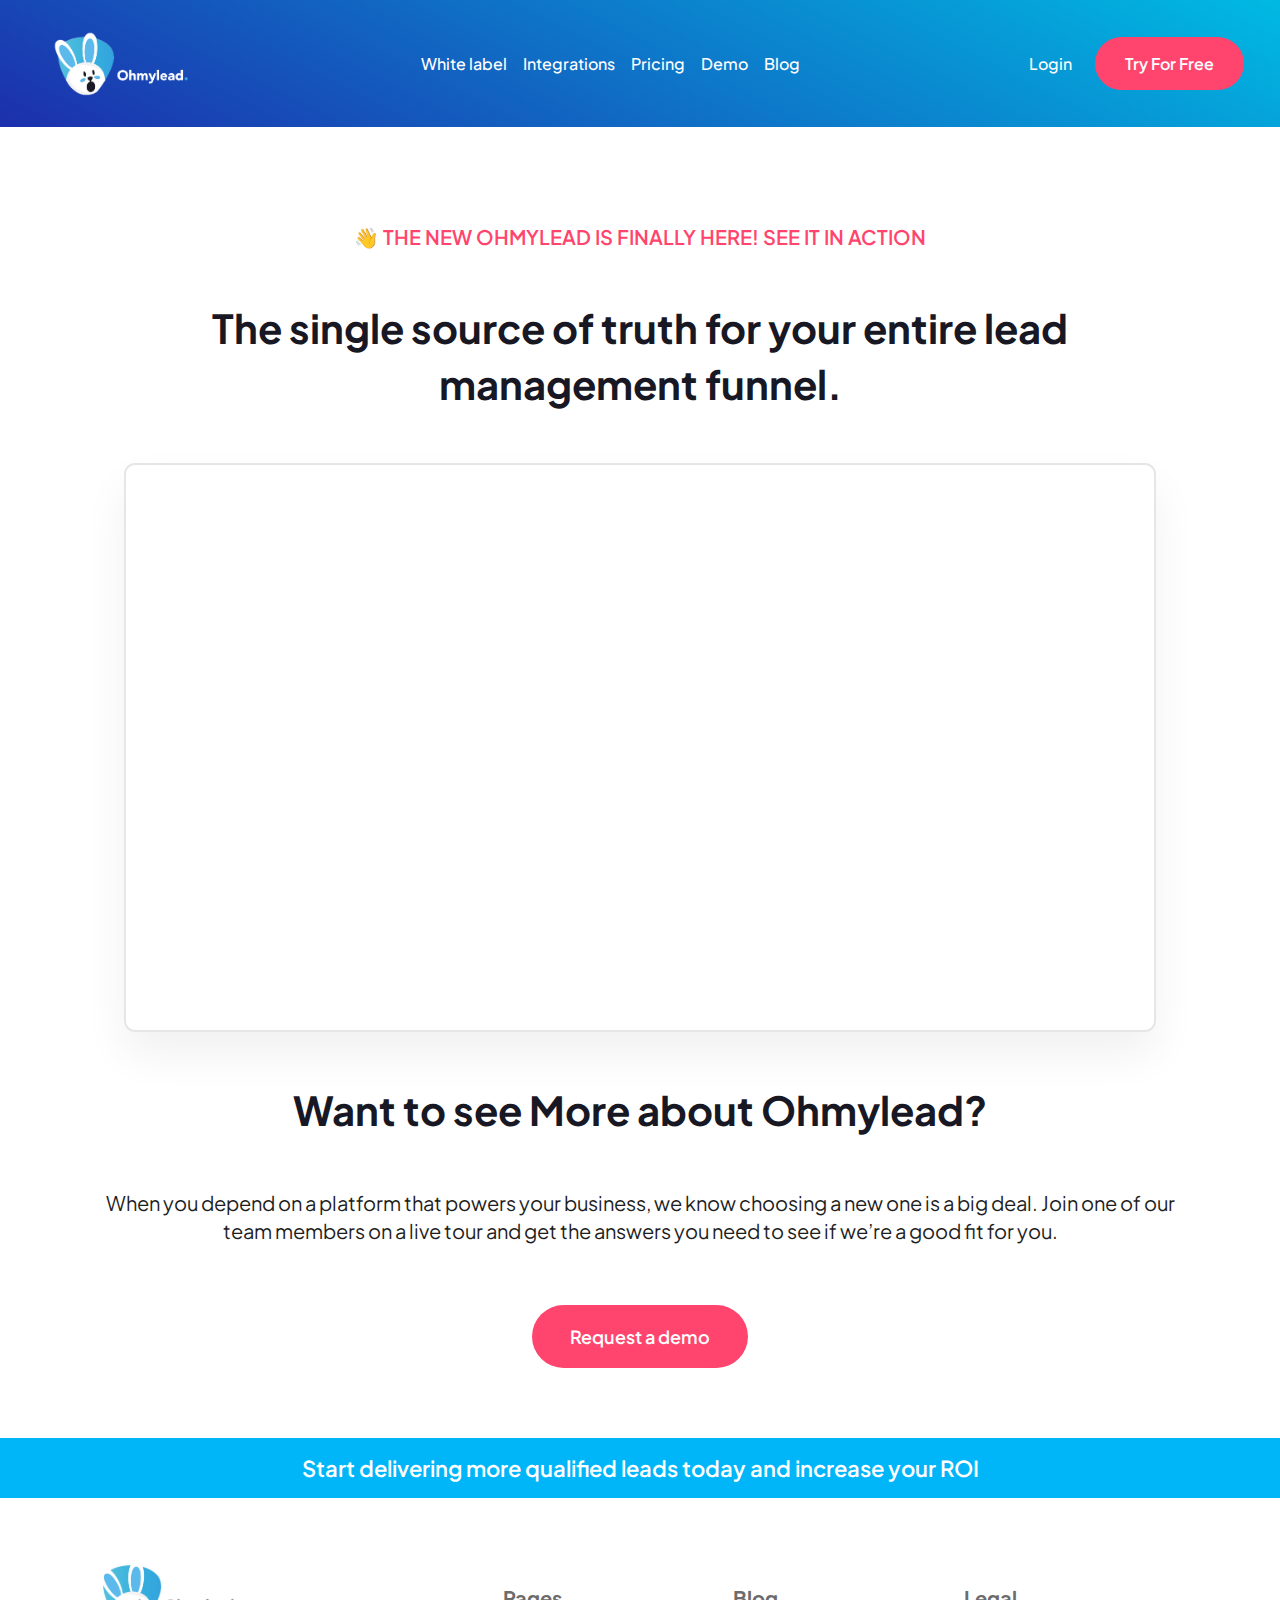
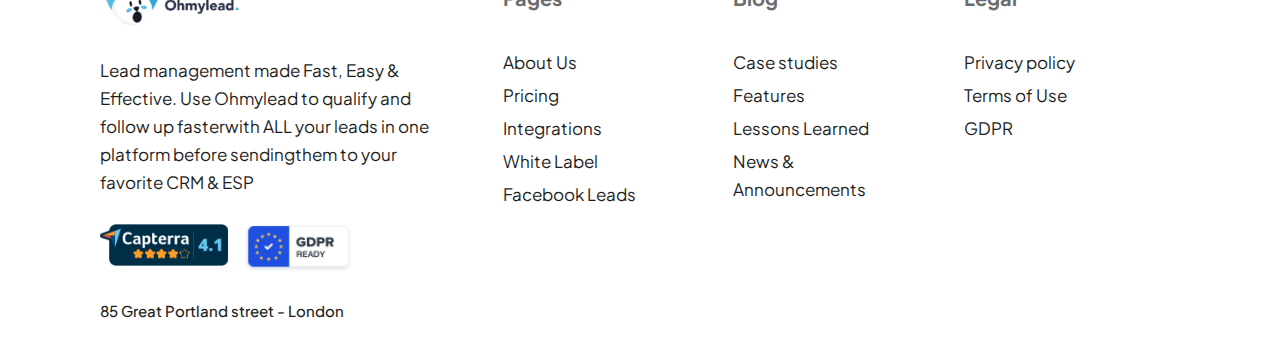
<file: demo.html>
<!DOCTYPE html>
<html>
<head>
    <meta charset="UTF-8">
    <meta http-equiv="X-UA-Compatible" content="IE=edge" />
    <meta name="viewport" content="width=device-width, initial-scale=1.0" />
    <title>Demo Page</title>
    <link rel="preconnect" href="https://fonts.googleapis.com">
<link rel="preconnect" href="https://fonts.gstatic.com" crossorigin>
<link rel="stylesheet" href="https://cdn.jsdelivr.net/npm/bootstrap@4.0.0/dist/css/bootstrap.min.css" integrity="sha384-Gn5384xqQ1aoWXA+058RXPxPg6fy4IWvTNh0E263XmFcJlSAwiGgFAW/dAiS6JXm" crossorigin="anonymous">
<link href="https://fonts.googleapis.com/css2?family=Barlow:wght@300;400;500;700&family=DM+Sans:opsz,wght@9..40,400;9..40,500;9..40,700&family=Mulish:wght@200;400;600;700&family=Plus+Jakarta+Sans:wght@200;300;400;500;600;700;800&display=swap" rel="stylesheet">
    <link rel="stylesheet" type="text/css" href="styles.css">
    <link rel="stylesheet" href="queries.css" >
    <link rel="stylesheet" href="https://cdnjs.cloudflare.com/ajax/libs/OwlCarousel2/2.3.4/assets/owl.carousel.min.css">
<link rel="stylesheet" href="https://cdnjs.cloudflare.com/ajax/libs/OwlCarousel2/2.3.4/assets/owl.theme.default.min.css">
<script src="https://code.jquery.com/jquery-3.6.0.min.js"></script>
<script src="https://cdnjs.cloudflare.com/ajax/libs/OwlCarousel2/2.3.4/owl.carousel.min.js"></script>

</head>
<body>
    
    <header class="header">
        <a href="index.html">
        <img class="logo" alt="OhmyLead logo" src="images/Ohmyleadlogohead.png" />
        </a>

        <nav class="main-nav">
            <ul class="main-nav-list">
                <li >
                <a  class="main-nav-link-mobile" href="#" >Menu</a>
                </li>
                <li >
                <a title="Coming soon.." class="main-nav-link" href="#" >White label</a>
                </li>
                <li><a class="main-nav-link" href="#">Integrations</a></li>
                <li>
                <a class="main-nav-link" href="#">Pricing</a>
                </li>
                <li><a class="main-nav-link" href="#">Demo</a></li>
                <li><a class="main-nav-link nav-cta" href="#">Blog</a></li>
                <li><a class="sign-in main-nav-link" href="#">Sign In</a></li>
            </ul>


            <div class="hamburger">
                <img class="hamburger-icon" alt="hamburger icon" src="images/burger.svg" />
                <img class="close-menu-icon" alt="close menu icon" src="images/burger-x.svg" style="display: none;" />
            </div>
        </nav>


      <div class="nav-buttons">
        <a class="nav-login" href="#">Login</a>
        <a class="button-pink" href="#">Try For Free</a>  
      </div>

       

    </header>
    
    
<main>
<section class="demo">
  <h3>
    👋 The new Ohmylead is finally here! See it in action
  </h3>
  <h2>
    The single source of truth for your entire lead management funnel.
  </h2>
  <div class="video-container">
    <iframe class="video-ytb" src="https://www.youtube.com/embed/vkMNoppqUog" frameborder="0" allowfullscreen></iframe>
  </div>
  <h2>Want to see More about Ohmylead?</h2>
  <p class="source-text">
    When you depend on a platform that powers your business, we know choosing a new one is a big deal. Join one of our team members on a live tour and get the answers you need to see if we’re a good fit for you.
  </p>
  <div class="management-image-resp2">
    <a class="button-pink-mobile" href="#">Request a demo</a>
  </div>
  <div class="button-container-center">
    <a class="button-pink-easy" href="#">Request a demo</a>
  </div>
  <div class="bare">Start delivering more qualified leads today and increase your ROI</div>
  <a id="button"></a>
</section>
</main>
<footer>
        <div class="footer-container">
            <div class="logo-col">
                <a href="index.html" class="logo-col">
                    <img class="logo-footer-web" alt="OhmyLead logo" src="images/LogoOhmylead-svg.svg" />
                </a>
                <p class="logo-col-text">
                    Lead management made Fast, Easy & Effective.
                    Use Ohmylead to qualify and follow up fasterwith ALL your leads in one platform before sendingthem to your favorite CRM & ESP
                </p>
                <div class="logo-col-img">
                    <img class="logo-col1" alt="capterra logo" src="images/capterra.svg" />
                    <img class="logo-col2" alt="GDPR logo" src="images/GDPR.svg" />
                </div>
                <p class="address">
                    85 Great Portland street - London
                </p>
            </div>
            <nav class="nav-col">
                <p class="footer-heading">
                    Pages
                </p>
                <ul class="footer-nav">
                    <li><a class="footer-link" href="#">About Us</a></li>
                    <li><a class="footer-link" href="#">Pricing</a></li>
                    <li><a class="footer-link" href="#">Integrations</a></li>
                    <li><a class="footer-link" href="#">White Label</a></li>
                    <li><a class="footer-link" href="#">Facebook Leads</a></li>
                </ul>
            </nav>
            <nav class="nav-col">
                <p class="footer-heading">
                    Blog
                </p>
                <ul class="footer-nav">
                    <li><a class="footer-link" href="#">Case studies</a></li>
                    <li><a class="footer-link" href="#">Features</a></li>
                    <li><a class="footer-link" href="#">Lessons Learned</a></li>
                    <li><a class="footer-link" href="#">News & Announcements</a></li>
                </ul>
            </nav>
            <nav class="nav-col">
                <p class="footer-heading">
                    Legal
                </p>
                <ul class="footer-nav">
                    <li><a class="footer-link" href="#">Privacy policy</a></li>
                    <li><a class="footer-link" href="#">Terms of Use</a></li>
                    <li><a class="footer-link" href="#">GDPR</a></li>
                </ul>
                <p class="address2">
                    85 Great Portland street - London
                </p>
            </nav>
            


        </div>

    
    </footer>
     <script src="script.js"></script>
</body>
</html>
</file>
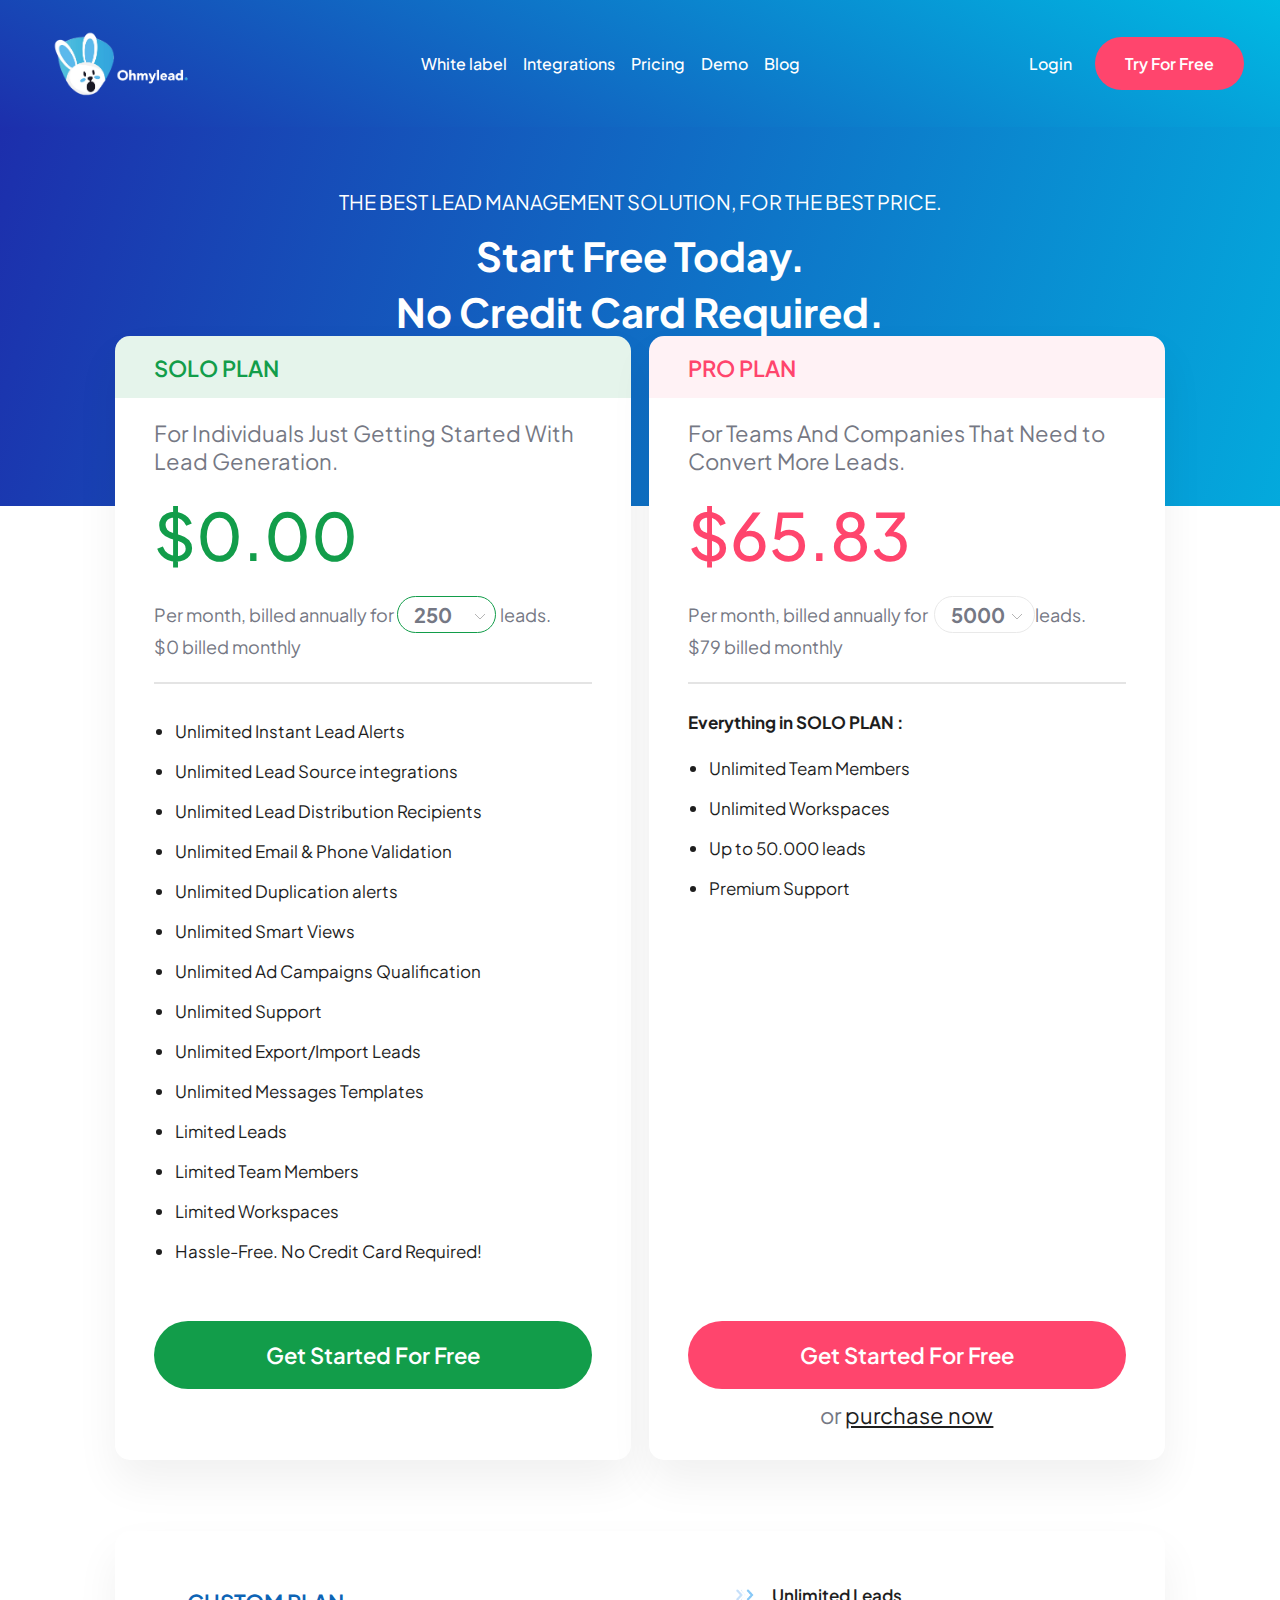
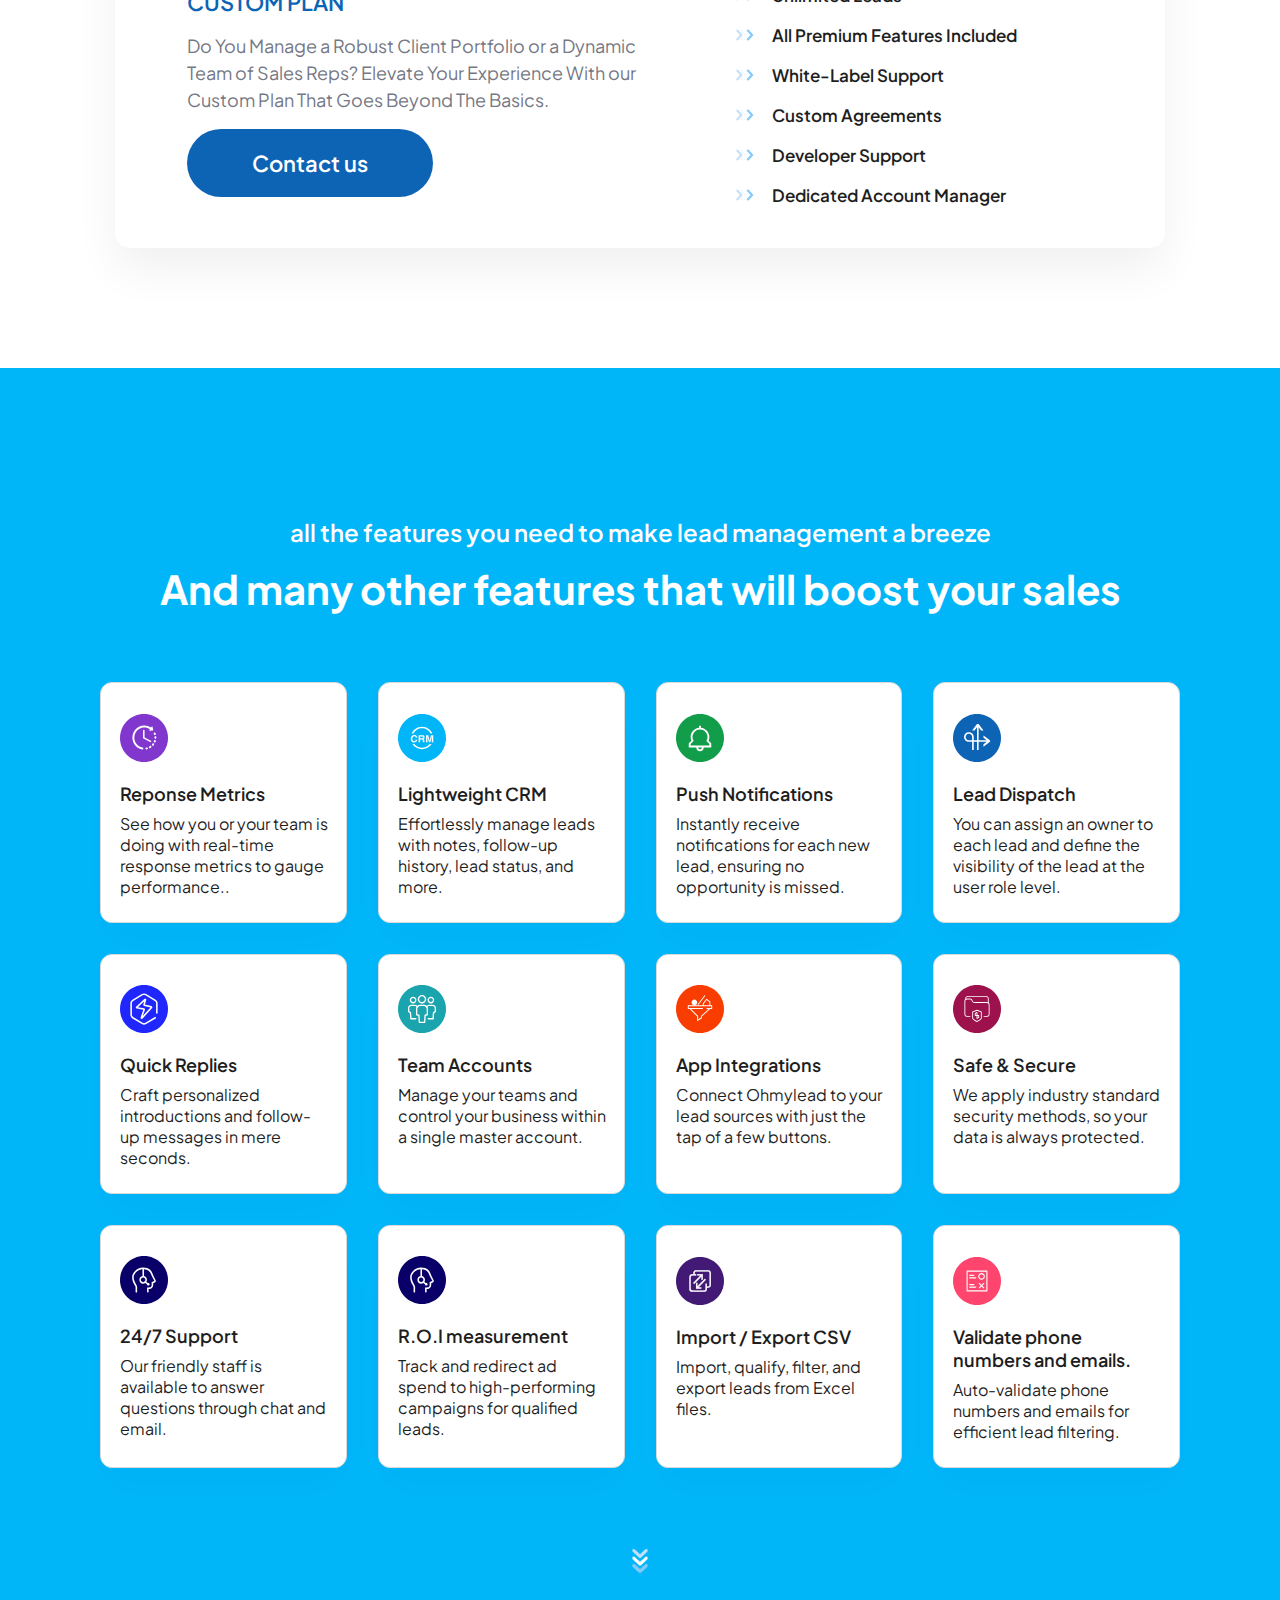
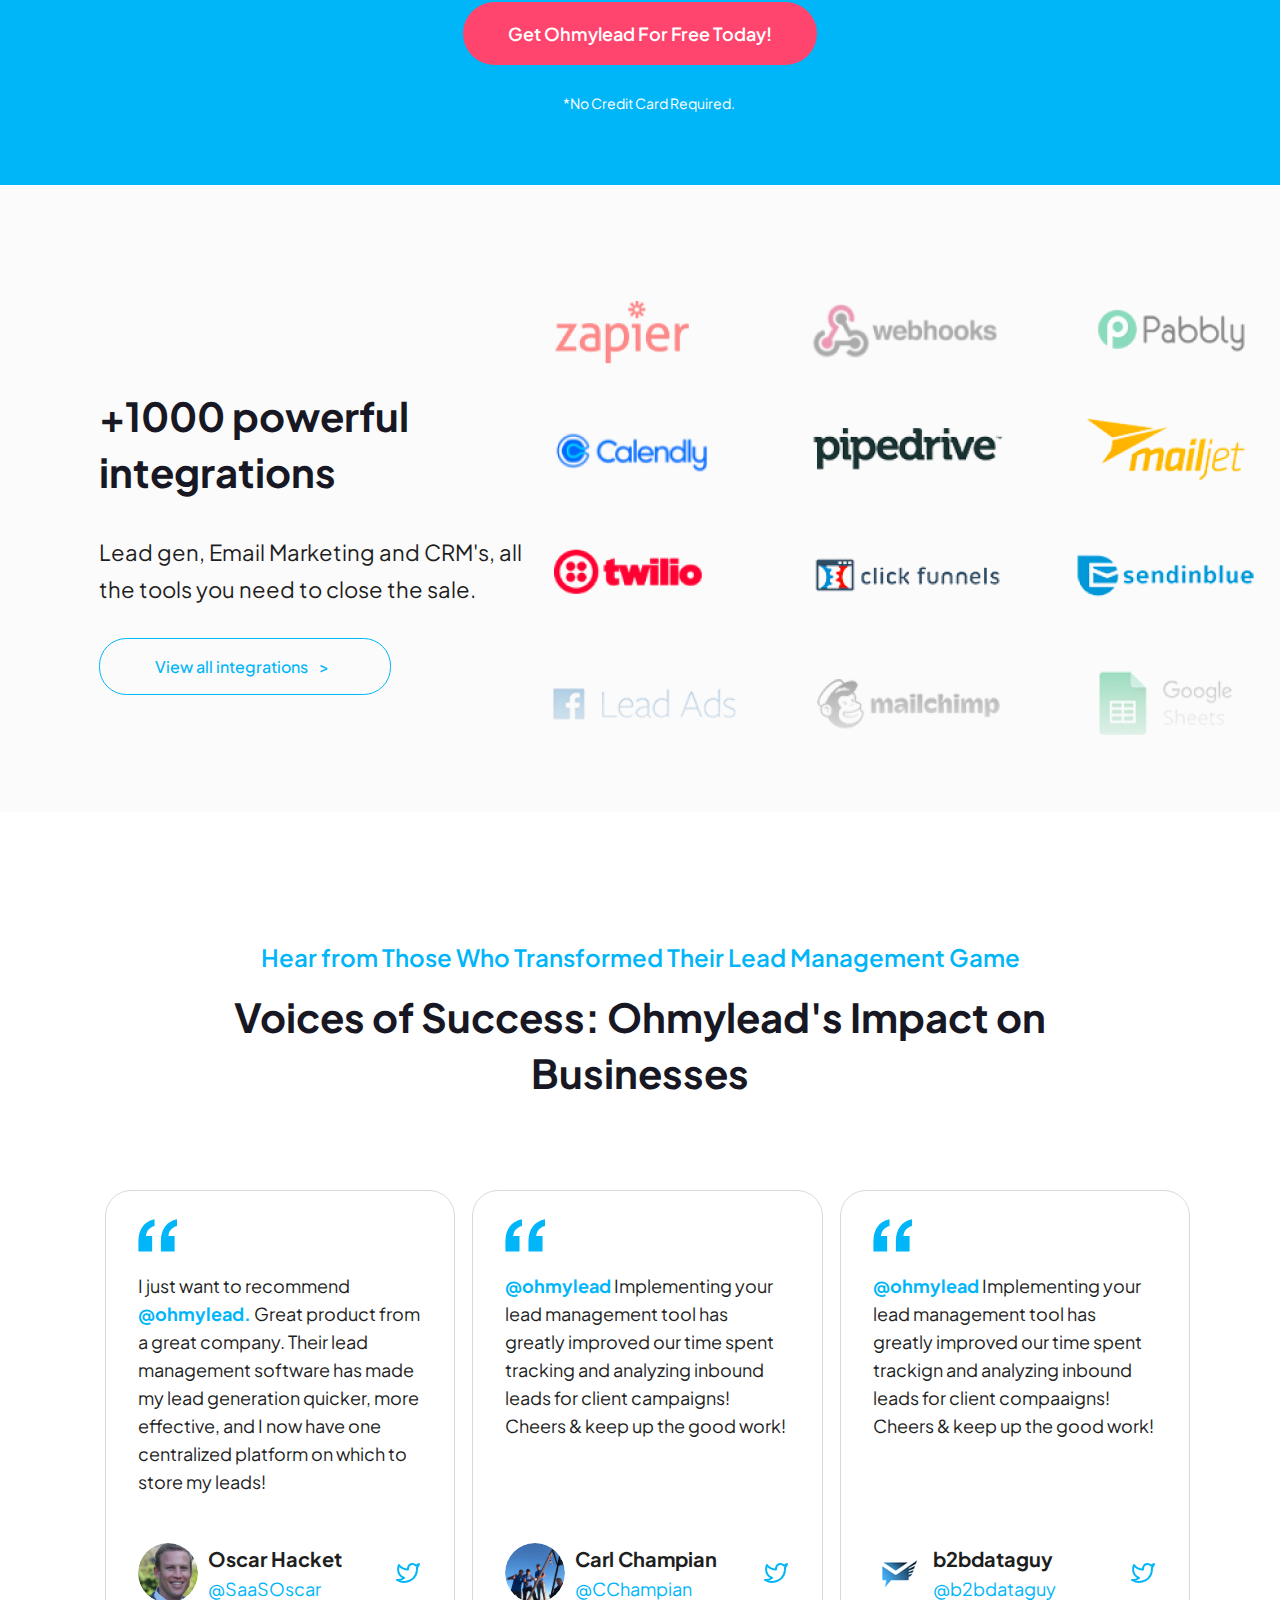
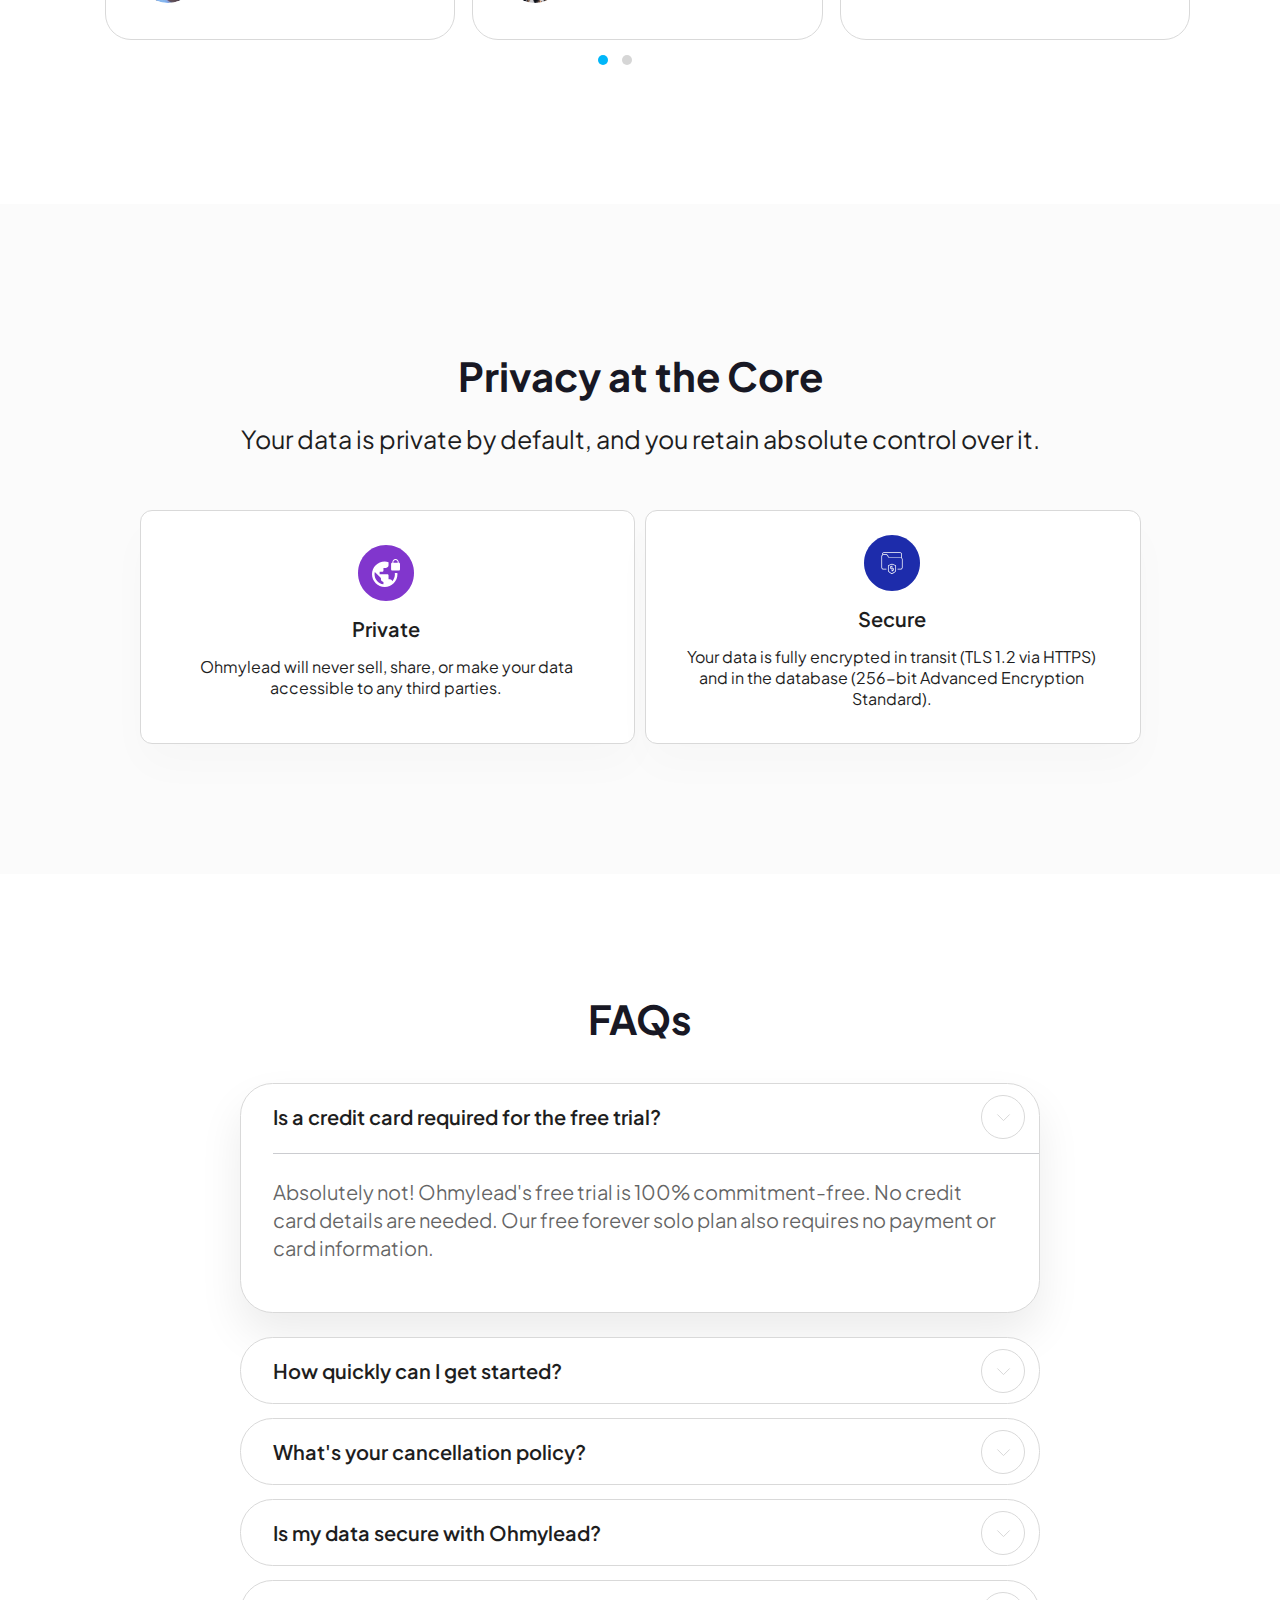
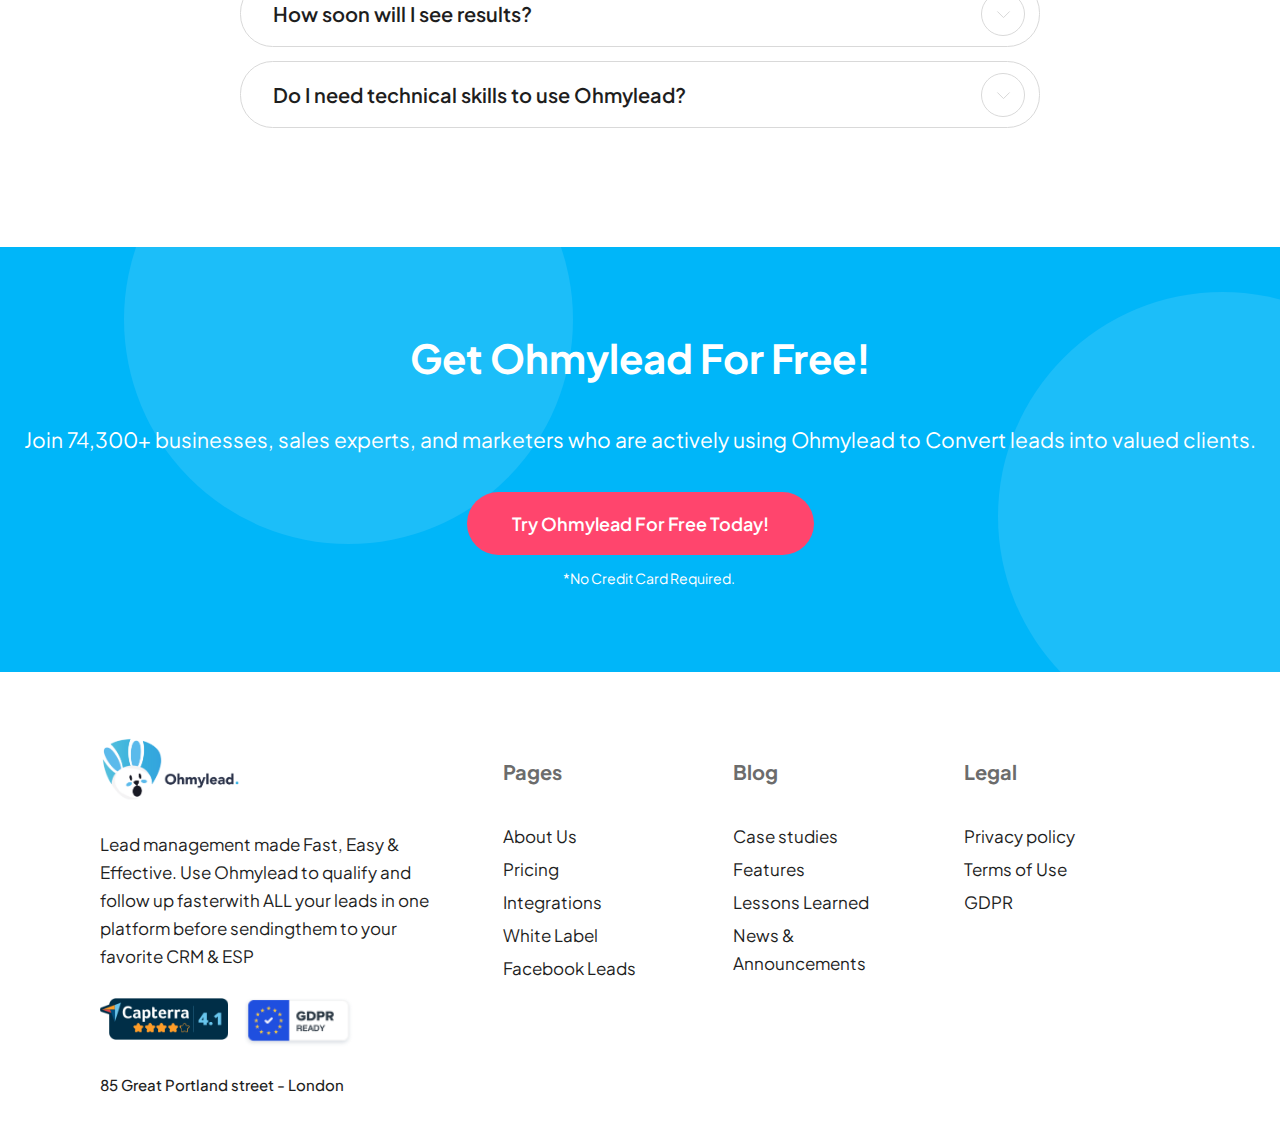
<file: pricing.html>
<!DOCTYPE html>
<html>
<head>
    <meta charset="UTF-8">
    <meta http-equiv="X-UA-Compatible" content="IE=edge" />
    <meta name="viewport" content="width=device-width, initial-scale=1.0" />
    <title>Pricing Page</title>
    <link rel="preconnect" href="https://fonts.googleapis.com">
<link rel="preconnect" href="https://fonts.gstatic.com" crossorigin>
<link rel="stylesheet" href="https://cdn.jsdelivr.net/npm/bootstrap@4.0.0/dist/css/bootstrap.min.css" integrity="sha384-Gn5384xqQ1aoWXA+058RXPxPg6fy4IWvTNh0E263XmFcJlSAwiGgFAW/dAiS6JXm" crossorigin="anonymous">
<link href="https://fonts.googleapis.com/css2?family=Barlow:wght@300;400;500;700&family=DM+Sans:opsz,wght@9..40,400;9..40,500;9..40,700&family=Mulish:wght@200;400;600;700&family=Plus+Jakarta+Sans:wght@200;300;400;500;600;700;800&display=swap" rel="stylesheet">
    <link rel="stylesheet" type="text/css" href="styles.css">
    <link rel="stylesheet" href="queries.css" >
    <link rel="stylesheet" href="https://cdnjs.cloudflare.com/ajax/libs/OwlCarousel2/2.3.4/assets/owl.carousel.min.css">
<link rel="stylesheet" href="https://cdnjs.cloudflare.com/ajax/libs/OwlCarousel2/2.3.4/assets/owl.theme.default.min.css">
<script src="https://code.jquery.com/jquery-3.6.0.min.js"></script>
<script src="https://cdnjs.cloudflare.com/ajax/libs/OwlCarousel2/2.3.4/owl.carousel.min.js"></script>

</head>
<body>
    
    <header class="header">
        <a href="index.html">
        <img class="logo" alt="OhmyLead logo" src="images/Ohmyleadlogohead.png" />
        </a>

        <nav class="main-nav">
            <ul class="main-nav-list">
                <li >
                <a  class="main-nav-link-mobile" href="#" >Menu</a>
                </li>
                <li >
                <a title="Coming soon.." class="main-nav-link" href="#" >White label</a>
                </li>
                <li><a class="main-nav-link" href="#">Integrations</a></li>
                <li>
                <a class="main-nav-link" href="#">Pricing</a>
                </li>
                <li><a class="main-nav-link" href="#">Demo</a></li>
                <li><a class="main-nav-link nav-cta" href="#">Blog</a></li>
                <li><a class="sign-in main-nav-link" href="#">Sign In</a></li>
            </ul>


            <div class="hamburger">
                <img class="hamburger-icon" alt="hamburger icon" src="images/burger.svg" />
                <img class="close-menu-icon" alt="close menu icon" src="images/burger-x.svg" style="display: none;" />
            </div>
        </nav>


      <div class="nav-buttons">
        <a class="nav-login" href="#">Login</a>
        <a class="button-pink" href="#">Try For Free</a>  
      </div>

       

    </header>
    
    <main>
      

    
    <section class="pricing">

  <div class="background">
    <h3>
      The best lead management solution, for the best price.
    </h3>
    <h2>
      Start Free Today.<br>
      No Credit Card Required.
    </h2>
  </div>

  <div class="pricing-cards-container">

    <div class="pricing-cards">

      <div class="solo-plan">
        <div class="plan-header">
          SOLO PLAN
        </div>
        <div class="plan-mid">
          <p class="plan-text">
            For Individuals Just Getting Started With Lead Generation.
          </p>
          <p class="plan-price" id="planPrice">$0.00</p>
          <div class="dropdown-container">
            <p class="plan-text-2">Per month, billed annually for&nbsp;</p>
            <select id="dropdown" onchange="updateDropdown1()">
              <option value="250">250</option>
              <option value="1000">1000</option>
              <option value="2500">2500</option>
            </select>
            <p class="plan-text-2">leads.</p>
          </div>
          <p class="plan-text-2"><span id="monthlyPrice">$0</span> billed monthly</p>

          <div class="line"></div>
          <div class="plan-list">
            <ul>
              <li>Unlimited Instant Lead Alerts </li>
              <li>Unlimited Lead Source integrations</li>
              <li>Unlimited Lead Distribution Recipients</li>
              <li>Unlimited Email & Phone Validation</li>
              <li>Unlimited Duplication alerts</li>
              <li>Unlimited Smart Views</li>
              <li>Unlimited Ad Campaigns Qualification</li>
              <li>Unlimited Support</li>
              <li>Unlimited Export/Import Leads</li>
              <li>Unlimited Messages Templates</li>
              <li>Limited Leads</li>
              <li>Limited Team Members</li>
              <li>Limited Workspaces </li>
              <li>Hassle-Free. No Credit Card Required!</li>

            </ul>
          </div>

        </div>
        <div class="to">
          <a class="plan-button" href="#">Get Started For Free</a>
        </div>
      </div>

      <div class="pro-plan">
        <div class="plan-header">
          PRO PLAN
        </div>
        <div class="plan-mid">
          <p class="plan-text">
            For Teams And Companies That Need to Convert More Leads. </p>
          <p class="plan-price" id="planPrice2">$65.83</p>
          <div class="dropdown-container">
            <p class="plan-text-2">Per month, billed annually for &nbsp; </p>
            <select id="dropdown2" onchange="updateDropdown2()">
              <option value="5000">5000</option>
              <option value="10k">10k</option>
              <option value="25k">25k</option>
              <option value="50k">50k</option>
            </select>
            <p class="plan-text-2">leads.</p>
          </div>
          <p class="plan-text-2"><span id="monthlyPrice2">$79</span> billed monthly</p>
          <div class="line"></div>
          <div class="plan-list">
            <P class="plan-list-header">
              Everything in SOLO PLAN :
            </P>
            <ul>
              <li>Unlimited Team Members </li>
              <li>Unlimited Workspaces</li>
              <li>Up to 50.000 leads</li>
              <li>Premium Support</li>
            </ul>
          </div>
        </div>
        <div class="to">
          <a class="plan-button" href="#">Get Started For Free</a>
          <div class="or">or&nbsp; <a class="link-now" href="#"> purchase now</a></div>
        </div>
      </div>

    </div>

    <div class="custom-plan">

      <div class="left-custom">
        <div class="custom-header">
          CUSTOM PLAN
        </div>
        <p class="custom-text">
          Do You Manage a Robust Client Portfolio or a Dynamic Team of Sales Reps? Elevate Your Experience With our Custom Plan That Goes Beyond The Basics.
        </p>
        <a class="button-custom" href="#">Contact us</a>
        <div class="line"></div>
      </div>
      <div class="right-custom">
        <ul class="custom-list">
          <li><img src="images/arrow-custom.gif" alt="Arrow" class="arrow-icon"> Unlimited Leads </li>
          <li><img src="images/arrow-custom.gif" alt="Arrow" class="arrow-icon"> All Premium Features Included</li>
          <li><img src="images/arrow-custom.gif" alt="Arrow" class="arrow-icon"> White-Label Support</li>
          <li><img src="images/arrow-custom.gif" alt="Arrow" class="arrow-icon"> Custom Agreements</li>
          <li><img src="images/arrow-custom.gif" alt="Arrow" class="arrow-icon"> Developer Support</li>
          <li><img src="images/arrow-custom.gif" alt="Arrow" class="arrow-icon"> Dedicated Account Manager</li>
        </ul>
        <a class="plan-button" href="#">Get Started</a>
      </div>
    </div>

  </div>



</section>


    <section class="w-100  features-section">

        <h2>
            ALL THE FEATURES YOU NEED TO MAKE LEAD MANAGEMENT A BREEZE
        </h2>
        <p class="features-h2">
            And many other features that will boost your sales
        </p>
        <div class="features">

            <div class="features-card">
                <img class="features-img" alt="logo" src="images/iconN1.svg" />
                <p class="card-h">
                    Reponse Metrics
                </p>
                <p class="card-text">
                    See how you or your team is doing with real-time response metrics to gauge performance..
                </p>
            </div>

            <div class="features-card">
                <img class="features-img" alt="logo" src="images/iconN2.svg" />
                <p class="card-h">
                    Lightweight CRM
                </p>
                <p class="card-text">
                    Effortlessly manage leads with notes, follow-up history, lead status, and more.
                </p>
            </div>

            <div class="features-card">
                <img class="features-img" alt="logo" src="images/IconN3.svg" />
                <p class="card-h">
                    Push Notifications
                </p>
                <p class="card-text">
                    Instantly receive notifications for each new lead, ensuring no opportunity is missed.
                </p>
            </div>

            <div class="features-card">
                <img class="features-img" alt="logo" src="images/IconN4.svg" />
                <p class="card-h">
                    Lead Dispatch
                </p>
                <p class="card-text">
                    You can assign an owner to each lead and define the visibility of the lead at the user role level.
                </p>
            </div>

            <div class="features-card">
                <img class="features-img" alt="logo" src="images/iconN5.svg" />
                <p class="card-h">
                    Quick Replies
                </p>
                <p class="card-text">
                    Craft personalized introductions and follow-up messages in mere seconds.
                </p>
            </div>

            <div class="features-card">
                <img class="features-img" alt="logo" src="images/iconN6.svg" />
                <p class="card-h">
                    Team Accounts
                </p>
                <p class="card-text">
                    Manage your teams and control your business within a single master account.
                </p>
            </div>

            <div class="features-card">
                <img class="features-img" alt="logo" src="images/iconN7.svg" />
                <p class="card-h">
                    App Integrations
                </p>
                <p class="card-text">
                    Connect Ohmylead to your lead sources with just the tap of a few buttons.
                </p>
            </div>

            <div class="features-card">
                <img class="features-img" alt="logo" src="images/iconN8.svg" />
                <p class="card-h">
                    Safe & Secure
                </p>
                <p class="card-text">
                    We apply industry standard security methods, so your data is always protected.
                </p>
            </div>

            <div class="features-card">
                <img class="features-img" alt="logo" src="images/iconN9.svg" />
                <p class="card-h">
                    24/7 Support
                </p>
                <p class="card-text">
                    Our friendly staff is available to answer questions through chat and email.
                </p>
            </div>

            <div class="features-card">
                <img class="features-img" alt="logo" src="images/iconN10.svg" />
                <p class="card-h">
                    R.O.I measurement
                </p>
                <p class="card-text">
                    Track and redirect ad spend to high-performing campaigns for qualified leads.
                </p>
            </div>

            <div class="features-card">
                <img class="features-img" alt="logo" src="images/iconN11.svg" />
                <p class="card-h">
                    Import / Export CSV
                </p>
                <p class="card-text">
                    Import, qualify, filter, and export leads from Excel files.
                </p>
            </div>

            <div class="features-card">
                <img class="features-img" alt="logo" src="images/iconN12.svg" />
                <p class="card-h">
                    Validate phone numbers and emails.
                </p>
                <p class="card-text">
                    Auto-validate phone numbers and emails for efficient lead filtering.
                </p>
            </div>
        </div>
        
        <div class="gif-container">
            <img class="gif-arrow" alt="phone image" src="images/Gif-arrow.gif" />
                    <button class="button-pink">Get Ohmylead For Free Today!</button>
                    <p class="hero-bottom-text">
                    *No Credit Card Required.

                </p> 
                </div> 

    </section>

    <section class="grey w-100 integration-section">
        <div class="integration">
            <div class="integration-div">
                <h2>
                    +1000 powerful integrations
                </h2>
                <p class="integration-text">
                    Lead gen, Email Marketing and CRM's, all the tools you need to close the sale.
                </p>
                <a class="button-blue" href="#">View all integrations &ensp;></a> 
            </div>
            <img class="integration-img" alt="integration tools image" src="images/integrations.png" />
        </div>
    </section>

    <section class="grey w-100 integration-section-responsive">
        <div class="integration-responsive">
            
                <h2>
                    +1000 powerful integrations
                </h2>
                <p class="integration-text">
                    Lead gen, Email Marketing and CRM's, all the tools you need to close the sale.
                </p>
                <img class="integration-img" alt="integration tools image" src="images/integration-mobile.svg" />
                <a class="button-blue" href="#">View all integrations &ensp; ></a> 
        </div>
    </section>

    <section class="w-100 impact-section">
        
            <div class="impact-text">
                <h3>
                    Hear from Those Who Transformed Their Lead Management Game
                </h3>
                <h2>
                    Voices of Success: Ohmylead's Impact on Businesses
                </h2>
            </div>
            <div class="impact-cards">
        <div class="owl-carousel owl-theme last-carousel">
            <div >

                <div class="impact-card">
                        <img class="impact-icon" alt="symbol" src="images/impact-symbol.svg" />
                    <p class="imp-card-text">
                        I just want to recommend <span class="blue-span">@ohmylead.</span> Great product from a great company. Their lead management software has made my lead generation quicker, more effective, and I now have one centralized platform on which to store my leads!
                    </p>
                        <div class="testimonial-footer">
                            <div class="avatar">
                                <img src="images/avatar-imp-1.svg" alt="Avatar">
                            </div>
                            <div class="user-info">
                                <p p class="text-b2">Oscar Hacket</p>
                                <p class="spanb2">@SaaSOscar</p>
                            </div>
                            <div class="twitter-logo">
                                <img src="images/twitter 1.svg" alt="Twitter Logo">
                            </div>
                        </div>
                </div>
            </div>

            <div >
                <div class="impact-card">
                    
                    <img class="impact-icon" alt="symbol" src="images/impact-symbol.svg" />
                    <p class="imp-card-text">
                        <span class="blue-span">@ohmylead</span> Implementing your lead management tool has greatly improved our time spent tracking and analyzing inbound leads for client campaigns! Cheers & keep up the good work!
                    </p>

                    <div class="testimonial-footer">
                            <div class="avatar">
                                <img src="images/avatar-imp-2.svg" alt="Avatar">
                            </div>
                            <div class="user-info">
                                <p class="text-b2">Carl Champian</p>
                                <span class="spanb2">@CChampian</span>
                            </div>
                            <div class="twitter-logo">
                                <img src="images/twitter 1.svg" alt="Twitter Logo">
                            </div>
                        </div>

                </div>
            </div>

            <div >
                <div class="impact-card">
                    
                    <img class="impact-icon" alt="symbol" src="images/impact-symbol.svg" />
                    <p class="imp-card-text-last">
                     <span class="blue-span">@ohmylead</span> Implementing your lead management tool has greatly improved our time spent trackign and analyzing
                     inbound leads for client compaaigns!<br>Cheers & keep up the good work!
                    </p>

                    <div class="testimonial-footer">
                            <div class="avatar">
                                <img src="images/b2bdataguy.jpg" alt="Avatar">
                            </div>
                            <div class="user-info">
                                <p class="text-b2">b2bdataguy</p>
                                <span class="spanb2">@b2bdataguy</span>
                            </div>
                            <div class="twitter-logo">
                                <img src="images/twitter 1.svg" alt="Twitter Logo">
                            </div>
                    </div>
                </div>
            </div>

            <div >
                <div class="impact-card">
                    
                    <img class="impact-icon" alt="symbol" src="images/impact-symbol.svg" />
                    <p class="imp-card-text-last">
                        <span class="blue-span">@ohmylead</span> what an intersting tool for <span class="hash-span">#sales</span>  experts.
                        I look forward to get more high qualified leads.
                    </p>


                    <div class="testimonial-footer">
                            <div class="avatar">
                                <img src="images/belhosteM.jpg" alt="Avatar">
                            </div>
                            <div class="user-info">
                                <p class="text-b2">Belhoste Martin</p>
                                <span class="spanb2">@BelhosteM</span>
                            </div>
                            <div class="twitter-logo">
                                <img src="images/twitter 1.svg" alt="Twitter Logo">
                            </div>
                    </div>
                </div>
            </div>

            <div >
                <div class="impact-card">
                    
                    <img class="impact-icon" alt="symbol" src="images/impact-symbol.svg" />
                    <p class="imp-card-text-last">
                        <span class="blue-span">@ohmylead</span> Brilliant!
                    </p>
                    <div class="testimonial-footer">
                            <div class="avatar">
                                <img src="images/RyanHickman.jpg" alt="Avatar">
                            </div>
                            <div class="user-info">
                                <p class="text-b2">Ryan Hickman</p>
                                <span class="spanb2">@RyanHickman</span>
                            </div>
                            <div class="twitter-logo">
                                <img src="images/twitter 1.svg" alt="Twitter Logo">
                            </div>
                    </div>
                </div>
            </div>

            

        </div>

            </div>
       
    </section>

    <section class="w-100 impact-section-responsive">
        
            
        <p class="impact-header">
            Hear from Those Who Transformed Their Lead Management Game
        </p>
        <p class="impact-text">
            Voices of Success: Ohmylead's Impact on Businesses
        </p>
            
    <div class="impact-cards">
        <div class="owl-carousel owl-theme last-carousel">
           
                <div class="impact-card">
                        <img class="impact-icon" alt="symbol" src="images/impact-symbol.svg" />
                    <p class="imp-card-text">
                        I just want to recommend <span class="blue-span">@ohmylead.</span> Great product from a great company. Their lead management software has made my lead generation quicker, more effective, and I now have one centralized platform on which to store my leads!
                    </p>
                        <div class="testimonial-footer">
                            <div class="avatar">
                                <img class="avatar-twitter" src="images/avatar-imp-1.svg" alt="Avatar">
                            </div>
                            <div class="user-info">
                                <p p class="text-b2">Oscar Hacket</p>
                                <p class="spanb2">@SaaSOscar</p>
                            </div>
                            <div class="twitter-logo">
                                <img src="images/twitter 1.svg" alt="Twitter Logo" class="twitter-logo-rsp">
                            </div>
                        </div>
                </div>
            
            
                <div class="impact-card">
                    
                    <img class="impact-icon" alt="symbol" src="images/impact-symbol.svg" />
                    <p class="imp-card-text">
                        <span class="blue-span">@ohmylead</span> Implementing your lead management tool has greatly improved our time spent tracking and analyzing inbound leads for client campaigns! Cheers & keep up the good work!
                    </p>

                    <div class="testimonial-footer">
                            <div class="avatar">
                                <img class="avatar-twitter" src="images/avatar-imp-2.svg" alt="Avatar">
                            </div>
                            <div class="user-info">
                                <p class="text-b2">Carl Champian</p>
                                <span class="spanb2">@CChampian</span>
                            </div>
                            <div class="twitter-logo">
                                <img src="images/twitter 1.svg" alt="Twitter Logo" class="twitter-logo-rsp">
                            </div>
                        </div>

                </div>
            

            
                <div class="impact-card">
                    
                    <img class="impact-icon" alt="symbol" src="images/impact-symbol.svg" />
                    <p class="imp-card-text-last">
                     <span class="blue-span">@ohmylead</span> Implementing your lead management tool has greatly improved our time spent trackign and analyzing
                     inbound leads for client compaaigns!<br>Cheers & keep up the good work!
                    </p>

                    <div class="testimonial-footer">
                            <div class="avatar">
                                <img class="avatar-twitter" src="images/b2bdataguy.jpg" alt="Avatar">
                            </div>
                            <div class="user-info">
                                <p class="text-b2">b2bdataguy</p>
                                <span class="spanb2">@b2bdataguy</span>
                            </div>
                            <div class="twitter-logo">
                                <img src="images/twitter 1.svg" alt="Twitter Logo" class="twitter-logo-rsp">
                            </div>
                    </div>
                </div>
            

            
                <div class="impact-card">
                    
                    <img class="impact-icon" alt="symbol" src="images/impact-symbol.svg" />
                    <p class="imp-card-text-last">
                        <span class="blue-span">@ohmylead</span> what an intersting tool for <span class="hash-span">#sales</span>  experts.
                        I look forward to get more high qualified leads.
                    </p>


                    <div class="testimonial-footer">
                            <div class="avatar">
                                <img class="avatar-twitter" src="images/belhosteM.jpg" alt="Avatar">
                            </div>
                            <div class="user-info">
                                <p class="text-b2">Belhoste Martin</p>
                                <span class="spanb2">@BelhosteM</span>
                            </div>
                            <div class="twitter-logo">
                                <img src="images/twitter 1.svg" alt="Twitter Logo" class="twitter-logo-rsp">
                            </div>
                    </div>
                </div>
            

            
                <div class="impact-card">
                    
                    <img class="impact-icon" alt="symbol" src="images/impact-symbol.svg" />
                    <p class="imp-card-text-last">
                        <span class="blue-span">@ohmylead</span> Brilliant!
                    </p>
                    <div class="testimonial-footer">
                            <div class="avatar">
                                <img class="avatar-twitter" src="images/RyanHickman.jpg" alt="Avatar">
                            </div>
                            <div class="user-info">
                                <p class="text-b2">Ryan Hickman</p>
                                <span class="spanb2">@RyanHickman</span>
                            </div>
                            <div class="twitter-logo">
                                <img src="images/twitter 1.svg" alt="Twitter Logo" class="twitter-logo-rsp">
                            </div>
                    </div>
                </div>
            

            

        </div>

            </div>
        
    </section>

    <section class="grey w-100 privacy-section">
        <div class="privacy">
            <h2>
                Privacy at the Core
            </h2>
            <p class="privacy-text">
                Your data is private by default, and you retain absolute control over it.
            </p>
            <div class="privacy-cards">

                <div class="privacy-card">
                    <img class="privacy1" alt="icon" src="images/privacy1.svg" />
                    <p class="privacycard-text">
                        Private
                    </p>
                    <p class="privacycard-text2">
                        Ohmylead will never sell, share, or make your data accessible to any third parties.
                    </p>
                </div>

                <div class="privacy-card">
                    <img class="privacy1" alt="icon" src="images/privacy2.svg" />
                    <p class="privacycard-text">
                        Secure
                    </p>
                    <p class="privacycard-text2">
                        Your data is fully encrypted in transit (TLS 1.2 via HTTPS) and in the database (256-bit Advanced Encryption Standard).
                    </p>
                </div>
            </div>
        </div>
    </section>

    <section class="grey w-100 privacy-section-responsive">
        <p class="prv-heading">
            Privacy at the Core
        </p>
        <p class="prv-text">
            Your data is private by default, and you retain absolute control over it.
        </p>

        <div class="prv-card">
            <img class="privacy1" alt="icon" src="images/privacy1.svg" />
            <p class="prvcard-text">
                Private
            </p>
            <p class="prvcard-text2">
                Ohmylead will never sell, share, or make your data accessible to any third parties.
            </p>
        </div>

        <div class="prv-card">
            <img class="privacy1" alt="icon" src="images/privacy2.svg" />
            <p class="prvcard-text">
                Secure
            </p>
            <p class="prvcard-text2">
                Your data is fully encrypted in transit (TLS 1.2 via HTTPS) and in the database (256-bit Advanced Encryption Standard).
            </p>
        </div>
    </section>

    <section class="w-100 FAQS">
        <p class="faqs">FAQs</p>
            <div class="accordion">
            <div class="accordion-item">
                <div class="accordion-question">
                    <div class="acrd-txt">
                        Is a credit card required for the free trial?
                    </div>
                    <img class="acrd" alt="arrow down icon" src="images/accordion-icon.svg" /> 
                    <img class="acrd-mobile" alt="arrow down icon" src="images/acrd-mobile.svg" /> 
                </div>
                <div class="accordion-answer">Absolutely not! Ohmylead's free trial is 100% commitment-free. No credit card details are needed. Our free forever solo plan also requires no payment or card information.</div>
            </div>
            <div class="accordion-item">
                <div class="accordion-question">
                    <div class="acrd-txt">
                        How quickly can I get started?
                    </div>
                    <img class="acrd" alt="arrow down icon" src="images/accordion-icon.svg" /> 
                    <img class="acrd-mobile" alt="arrow down icon" src="images/acrd-mobile.svg" /> 
                </div>
                <div class="accordion-answer">Swiftly! Creating an account and getting up and running with Ohmylead takes just a few minutes. Connecting to most lead sources is under a minute's job. Oh, and no tedious setup for WhatsApp, SMS, iMessage, email, or phone calls—it just works!</div>
            </div>
            <div class="accordion-item">
                <div class="accordion-question">
                    <div class="acrd-txt">
                        What's your cancellation policy?
                    </div>
                    <img class="acrd" alt="arrow down icon" src="images/accordion-icon.svg" /> 
                    <img class="acrd-mobile" alt="arrow down icon" src="images/acrd-mobile.svg" /> 
                </div>
                <div class="accordion-answer">No fuss! You can cancel your Ohmylead subscription anytime without penalties. It's hassle-free, directly from the app or website. Your cancellation takes effect immediately, yet you'll keep full access until the end of the paid-up period.</div>
            </div>
            <div class="accordion-item">
                <div class="accordion-question">
                    <div class="acrd-txt">
                        Is my data secure with Ohmylead?
                    </div>
                    <img class="acrd" alt="arrow down icon" src="images/accordion-icon.svg" /> 
                    <img class="acrd-mobile" alt="arrow down icon" src="images/acrd-mobile.svg" /> 
                </div>
                <div class="accordion-answer">Absolutely! Your data defaults to private, always under your control. Ohmylead never trades, shares, or exposes your data to third parties. Robust encryption secures your data both in transit (TLS 1.2 via HTTPS) and in the database (256-bit Advanced Encryption Standard).</div>
            </div>
            <div class="accordion-item">
                <div class="accordion-question">
                    <div class="acrd-txt">
                        How soon will I see results?
                    </div>
                    <img class="acrd" alt="arrow down icon" src="images/accordion-icon.svg" /> 
                    <img class="acrd-mobile" alt="arrow down icon" src="images/acrd-mobile.svg" /> 
                </div>
                <div class="accordion-answer">With consistent lead follow-ups, you could see results within the first month of your subscription. It's about taking action—results follow.  </div>
            </div>
            <div class="accordion-item">
                <div class="accordion-question">
                    <div class="acrd-txt">
                        Do I need technical skills to use Ohmylead?
                    </div>
                    <img class="acrd" alt="arrow down icon" src="images/accordion-icon.svg" /> 
                    <img class="acrd-mobile" alt="arrow down icon" src="images/acrd-mobile.svg" /> 
                </div>
                <div class="accordion-answer">No technical skills required! Ohmylead is designed for simplicity. Plus, we offer live demos accessible right from the Ohmylead dashboard for added ease.</div>
            </div>
                <!-- Add more FAQ items as needed -->
            </div>
    </section>
    
    
    <section class="w-100 guidance-section" >
        
                    <img class="circle1" alt="OhmyLead logo" src="images/circle1.svg" />

        
                    <img class="circle2" alt="OhmyLead logo" src="images/circle2.svg" />

        
        
        <h2>
            Get Ohmylead For Free!
        </h2>
        <p class="guidance-text">
            Join 74,300+ businesses, sales experts, and marketers who are actively using Ohmylead to Convert leads into valued clients.
        </p>
        <div class="guidance-button-container">
            <a class="guidance-button" href="#">Try Ohmylead For Free Today!</a>
            <p class="hero-bottom-text">
                *No Credit Card Required.
            </p> 
        </div>
        
    </section>
    
    
    </main>
        <footer>
        <div class="footer-container">
            <div class="logo-col">
                <a href="index.html" class="logo-col">
                    <img class="logo-footer-web" alt="OhmyLead logo" src="images/LogoOhmylead-svg.svg" />
                </a>
                <p class="logo-col-text">
                    Lead management made Fast, Easy & Effective.
                    Use Ohmylead to qualify and follow up fasterwith ALL your leads in one platform before sendingthem to your favorite CRM & ESP
                </p>
                <div class="logo-col-img">
                    <img class="logo-col1" alt="capterra logo" src="images/capterra.svg" />
                    <img class="logo-col2" alt="GDPR logo" src="images/GDPR.svg" />
                </div>
                <p class="address">
                    85 Great Portland street - London
                </p>
            </div>
            <nav class="nav-col">
                <p class="footer-heading">
                    Pages
                </p>
                <ul class="footer-nav">
                    <li><a class="footer-link" href="#">About Us</a></li>
                    <li><a class="footer-link" href="#">Pricing</a></li>
                    <li><a class="footer-link" href="#">Integrations</a></li>
                    <li><a class="footer-link" href="#">White Label</a></li>
                    <li><a class="footer-link" href="#">Facebook Leads</a></li>
                </ul>
            </nav>
            <nav class="nav-col">
                <p class="footer-heading">
                    Blog
                </p>
                <ul class="footer-nav">
                    <li><a class="footer-link" href="#">Case studies</a></li>
                    <li><a class="footer-link" href="#">Features</a></li>
                    <li><a class="footer-link" href="#">Lessons Learned</a></li>
                    <li><a class="footer-link" href="#">News & Announcements</a></li>
                </ul>
            </nav>
            <nav class="nav-col">
                <p class="footer-heading">
                    Legal
                </p>
                <ul class="footer-nav">
                    <li><a class="footer-link" href="#">Privacy policy</a></li>
                    <li><a class="footer-link" href="#">Terms of Use</a></li>
                    <li><a class="footer-link" href="#">GDPR</a></li>
                </ul>
                <p class="address2">
                    85 Great Portland street - London
                </p>
            </nav>
            


        </div>

    
    </footer>
     <script src="script.js"></script>
</body>
</html>
</file>
<file: styles.css>
* {
    margin: 0;
    padding: 0;
}
* {
    box-sizing: border-box;
}

body {
  font-family: 'Plus Jakarta Sans';
  background-color: #FFFFFF;
  margin: 0;
  padding: 0;
  overflow-x: hidden;
}
img{
  max-width: 100%;
  height: auto;
  object-fit: cover;
  
}
p{
  margin: 0;
  padding: 0;
}
.grey{
  background: rgba(234, 234, 234, 0.20);
}

/* STICKY NAVIGATION */
/* .sticky .header {
  position: fixed;
  top: 0;
  bottom: 0;
  width: 88%;
  height: 6rem;
  padding: 0 5.8rem;
  background: linear-gradient(107deg, #1D2CAB 0.74%, #00BAE3 100%);
  z-index: 999;
  box-shadow: 0 1.2rem 3.2rem rgba(0, 0, 0, 0.03);
}

.sticky .hero-sticky {
  margin-top: 9.6rem;
} */

.A {
  display: flex;
  flex-direction: column;

}
.row {
  display: flex;
  justify-content: center;
}
.A1 {
  text-align: center;
  width: 200px;
  height: 200px;
  background-color: red;
}
.A2 {
  width: 200px;
  height: 200px;
  background-color: green;
}
.B {
  display: flex;
  justify-content: center;
  text-align: center;
  width: 350px;
  height: 200px;
  background-color: yellow;
  margin: 0 auto;
}
/**************************/
/* HEADER */
/**************************/
.header {
  background: linear-gradient(27deg, #1D2CAB -2.26%, #00BAE3 100%);
  display: flex;
  justify-content: space-between;
  align-items: center;
  height: 127px;
  padding: 0 5.8rem;
  width: 100%;
  z-index: 9999;
  position: absolute;
  top: 0;
   
}
a {
  cursor: pointer;
}


.hamburger {
  display: none;
  cursor: pointer;

}
.hamburger-icon {
  width: 80px;
}
.close-menu-icon {
  width: 80px;
}

/**************************/
/* NAVIGATION */
/**************************/
.logo{
  cursor: pointer;
  padding-left: 6rem;
  height: 68px;
 }
 .logo-col1{
  cursor: pointer;
 }
 .logo-col2{
  cursor: pointer;
 }
 .footer-heading{
  cursor: pointer;
 }
 .footer-link{
  cursor: pointer;
 }
.main-nav-list{
  list-style: none;
  display: flex;
  justify-content: center;
  align-items: center;
  gap:16px
}
ul{
  margin: 0;
}
.main-nav-link{
cursor: pointer;
color: #FFF;
font-family: Plus Jakarta Sans;
font-size: 16px;
font-style: normal;
font-weight: 500;
line-height: normal;

}
.main-nav-link:link,
.main-nav-link:visited {
  display: inline-block;
  font-family: Plus Jakarta Sans;
  text-decoration: none;
  color: #ffffff;
  font-weight: 500;
  font-size: 16px;
  transition: all 0.3s;
}
.main-nav-link:hover,
.main-nav-link:active {
  transition: all 0.3s;
  color: #505050;
  text-decoration: none;
}
.nav-login {
  color: #FFF;
  display: inline-block;
  font-family: Plus Jakarta Sans;
  text-decoration: none;
font-family: Plus Jakarta Sans;
font-size: 16px;
font-style: normal;
font-weight: 500;
line-height: normal;
}
.nav-login:hover 

 {
  transition: all 0.3s;
  color: #505050;
  text-decoration: none;
}

.button-pink {
    cursor: pointer;
    text-decoration: none;
    color: #FFF;
    padding: 20px 45px;
    text-align: center;
    font-family: Plus Jakarta Sans;
    font-size: 18px;
    font-style: normal;
    font-weight: 600;
    line-height: normal;
    border-radius: 31.5px;
    background: #FF456D;
    z-index: 9;
    border:none;
}
.nav-buttons .button-pink {
    cursor: pointer;
    text-decoration: none;
    color: #FFF;
    padding: 16px 30px;
    text-align: center;
    font-family: Plus Jakarta Sans;
    font-size: 16px;
    font-style: normal;
    font-weight: 600;
    line-height: normal;
    border-radius: 27.5px;
    background: #FF456D;
    z-index: 9;
    border:none;
}
.button-pink:hover {
  text-decoration: none;
  cursor: pointer;
  color: #FFF;
  border-radius: 31.5px;
  background: #F03E64;
  transition: all 0.3s;


}
.pink-container{
  padding-top: 31px;
  padding-bottom: 14px;
}
.nav-buttons{
  display: flex;
  justify-content: center;
  align-items: center;
  gap: 23px;
}
.header.hide-header {
    display: none;
    /* Add any other styles to hide the header */
}


/**************************/
/* Pricing */
/**************************/

.background {
  background: linear-gradient(107deg, #1D2CAB 0.74%, #00BAE3 113%);
  padding-top: 11.81rem;
  padding-bottom: 10.375rem;
  position: relative;
}
.dropdown-container {
    display: flex;
    align-items: center;
    flex-wrap: wrap;
}
.pricing {
  padding-bottom: 195px;
  height: 123rem;
  position: relative;
}
.pricing h2 {
  color: #FFF;
  text-align: center;
  font-family: Plus Jakarta Sans;
  font-size: 40px;
  font-style: normal;
  font-weight: 700;
  line-height: 56px; 
}
.pricing h3 {
  color: #FFF;
  text-align: center;
  font-family: Plus Jakarta Sans;
  font-size: 20px;
  font-style: normal;
  font-weight: 400;
  line-height: normal;
  text-transform: uppercase;
}
/* Styling for the dropdown content */
#dropdownContent {
  display: none;
  position: absolute;
  border: 1px solid #129D4A;
  background-color: #f9f9f9;
  min-width: inherit;
  box-shadow: 0px 8px 16px 0px rgba(0,0,0,0.2);
  z-index: 1;
  left: 14rem;
  border-radius: 20px;
  top: 17rem;
  width: 6.5rem;
}
#dropdownContent2 {

  display: none;
  position: absolute;
  border: 1px solid #E9E9E9;
  background-color: #f9f9f9;
  min-width: inherit;
  box-shadow: 0px 8px 16px 0px rgba(0,0,0,0.2);
  z-index: 1;
  border-radius: 20px;
  top: 3.5rem;
  width: 6.5rem;
}
#dropdown {
  white-space: nowrap;
  color: #757884;
  font-family: Plus Jakarta Sans;
  font-size: 20px;
  font-style: normal;
  font-weight: 700;
  line-height: normal;
  border: 1px solid #129D4A;
  border-radius: 36px;
  padding-top: 5px;
  padding-bottom: 5px;
  padding-right: 29px;
  padding-left: 16px;
  margin-right: 4px;
  cursor: pointer;
  position: relative;
  background: url('images/Vector29.svg') no-repeat  center;
  background-position-x: 76px;
  background-position-y: 16px ;
  appearance: none;
  
  
}
#dropdown2 {
  white-space: nowrap;
  color: #757884;
  font-family: Plus Jakarta Sans;
  font-size: 20px;
  font-style: normal;
  font-weight: 700;
  line-height: normal;
  border: 1px solid #E9E9E9;
  border-radius: 36px;
  padding-top: 5px;
  padding-bottom: 5px;
  padding-right: 29px;
  padding-left: 16px;
  cursor: pointer;
  position: relative;
  background: url('images/Vector29.svg') no-repeat  center;
  background-position-x: 76px;
  background-position-y: 16px ;
  background-size: auto;
  appearance: none;
  -moz-appearance: none;
  -webkit-appearance: none
  
}


  
#dropdown select {
  appearance: none;
  background: transparent; 
  border-radius: 0 0 36px 36px;
  outline: none; 
  width: 100%; 
}

#dropdownContent a {
  color: black;
  padding: 12px 16px;
  text-decoration: none;
  display: block;
}

#dropdownContent a:hover {
  background-color: #f1f1f1;
  border-radius: 20px;
}
#dropdownContent2 a {
  color: black;
  padding: 12px 16px;
  text-decoration: none;
  display: block;
}

#dropdownContent2 a:hover {
  background-color: #f1f1f1;
}

.plan-text-2:hover #dropdownContent {
  display: block;
}

.pricing .pro-plan ul,
.pricing .solo-plan ul {
  
  padding-left: 21px; /* Add some spacing between the marker and text */
}
.pricing li {
  color: #1E1E1E;
  font-family: Plus Jakarta Sans;
  font-size: 17px;
  font-style: normal;
  font-weight: 400;
  line-height: 40px; 
  
}


.pricing-cards{
  display: grid;
  grid-template-columns: repeat(2,1fr);
  gap: 18px;
  top: 19.5rem;
}

.solo-plan{
  height: 100%;
  width: 100%;
  display: flex;
  flex-direction: column;
  border-radius: 15px;
  background: #FFF;
  box-shadow: 0px 22px 44px 0px rgba(0, 0, 0, 0.06);
  
}
.to {
  margin-top: auto;
}
.link-now {
  color: #1E1E1E;
  font-family: Plus Jakarta Sans;
  font-size: 22px;
  font-style: normal;
  font-weight: 400;
  line-height: normal;
  text-decoration-line: underline;
  cursor: pointer;
}
.or {
  padding-top: 12px;
  padding-bottom: 31px;
  color: #757884;
  text-align: center;
  font-family: Plus Jakarta Sans;
  font-size: 22px;
  font-style: normal;
  font-weight: 400;
  line-height: normal;
  display: flex;
  align-items: center;
  justify-content: center;
}
.pro-plan{
  height: 100%;
  width: 100%;
  display: flex;
  flex-direction: column;
  border-radius: 15px;
  background: #FFF;
  box-shadow: 0px 22px 44px 0px rgba(0, 0, 0, 0.06);
}
.plan-header{
  font-family: Plus Jakarta Sans;
  font-size: 22px;
  font-style: normal;
  font-weight: 600;
  line-height: normal;
  text-transform: uppercase;
  padding-top: 18px;
  padding-bottom: 16px;
  padding-left: 39px;
}
.plan-mid{
  
  padding-left: 39px;
  padding-right: 39px;
}
.solo-plan .plan-header {
  background: rgba(18, 157, 74, 0.11);
  color: #129D4A;
  border-top-left-radius: 15px;
  border-top-right-radius: 15px;
}
.pro-plan .plan-header {
  background: rgba(255, 69, 109, 0.07);
  color: #FF456D;
  border-top-left-radius: 15px;
  border-top-right-radius: 15px;
}
.custom-plan .custom-header {
  border-top-left-radius: 15px;
  border-top-right-radius: 15px;
}
.plan-price {
  font-family: Plus Jakarta Sans;
  font-size: 65px;
  font-style: normal;
  font-weight: 500;
  line-height: normal;
  text-transform: uppercase;
  padding-top: 19px;
  padding-bottom: 21px;
}
.solo-plan .plan-price{
  color: #129D4A;
}
.pro-plan .plan-price{
  color: #FF456D;
}
.plan-price span{
  color: #757884;
  font-family: Plus Jakarta Sans;
  font-size: 18px;
  font-style: normal;
  font-weight: 700;
  line-height: normal;
}
.plan-text {
  color: #757884;
  font-family: Plus Jakarta Sans;
  font-size: 22px;
  font-style: normal;
  font-weight: 400;
  line-height: normal;
  padding-top: 21px;
}
.plan-text-2{
  color: #757884;
  font-family: Plus Jakarta Sans;
  font-size: 18px;
  font-style: normal;
  font-weight: 400;
  line-height: 28px;
}
.plan-list-header{
  color: #1E1E1E;
  font-family: Plus Jakarta Sans;
  font-size: 17px;
  font-style: normal;
  font-weight: 700;
  line-height: normal;
}
.underline {
  cursor: pointer;
  color: #1E1E1E;
  font-family: Plus Jakarta Sans;
  font-size: 22px;
  font-style: normal;
  font-weight: 400;
  line-height: normal;
  text-decoration-line: underline;
}
.underline:hover {
  font-weight: 700;
}

.plan-button {
  text-decoration: none;
  border-radius: 34.5px;
  color: #FFF;
  text-align: center;
  font-family: Plus Jakarta Sans;
  font-size: 22px;
  font-style: normal;
  font-weight: 600;
  line-height: normal;
  padding-top: 20px;
  padding-bottom: 20px;
  display: flex;
  justify-content: center;
  align-items: center;
  margin-top: 50px;
  
}


.solo-plan .plan-button{
  
  background: #129D4A;
  margin-bottom: 71px;
  margin-left: 39px;
  margin-right: 39px;
 
}
.solo-plan .plan-button:hover{
  
  background: #06903d;
  text-decoration: none;
  cursor: pointer;
  border: none;
  color: #FFF;
  transition: all 0.3s;
}


.pro-plan .plan-button{
  background: #FF456D;
  margin-left: 39px;
  margin-right: 39px;
}
.pro-plan .plan-button:hover{
  background: #F03E64;;
  text-decoration: none;
  cursor: pointer;
  border: none;
  color: #FFF;
  transition: all 0.3s;
}
 


.plan-text-3{
  color: #757884;
  text-align: center;
  font-family: Plus Jakarta Sans;
  font-size: 22px;
  font-style: normal;
  font-weight: 400;
  line-height: normal;
  padding-bottom: 31px;
  padding-top: 12px;
}
/* Custom CSS to style the list and add arrow background */
.custom-list {
  list-style: none; 
  padding-left: 20px;
  padding-bottom: 20px; 
}

.custom-list li {
  position: relative; 
  color: #1E1E1E;
  font-family: Plus Jakarta Sans;
  font-size: 17px;
  font-style: normal;
  font-weight: 600;
  line-height: 40px; 
  align-items: center;
  display: flex;
  gap: 10px;
}
.plan-list-header{
  padding-bottom: 15px;
  color: #1E1E1E;
  font-family: Plus Jakarta Sans;
  font-size: 17px;
  font-style: normal;
  font-weight: 700;
  line-height: normal;
}


.arrow-icon{
  width: 36px;
  height: 38px;
  transform: rotate(-90deg);
  background-size: contain; 
  background-repeat: no-repeat;
}
.custom-plan {
  
  margin-top: 71px;
  border-radius: 21px;
  background: #FFF;
  box-shadow: 0px 22px 44px 0px rgba(0, 0, 0, 0.06);
  gap: 60px;
  padding-left: 72px;
  display: grid;
  grid-template-columns: 1fr 1fr;
  border-radius: 15px;
}
 .pricing-cards-container {
  margin: 0 9%;
  position: absolute;
  top: 21rem;
 }
  

  
  

.custom-header{
  color: #0D64B5;
  font-family: Plus Jakarta Sans;
  font-size: 22px;
  font-style: normal;
  font-weight: 600;
  line-height: normal;
  text-transform: uppercase;
}
.custom-text {
  color: #757884;
  font-family: Plus Jakarta Sans;
  font-size: 18px;
  font-style: normal;
  font-weight: 400;
  line-height: 27px;
  padding-top: 16px;
  padding-bottom: 36px;
}
.button-custom {
  text-decoration: none;
  cursor: pointer;
  border-radius: 34.5px;
  background: #0D64B5;
  color: #FFF;
  text-align: center;
  font-family: Plus Jakarta Sans;
  font-size: 22px;
  font-style: normal;
  font-weight: 600;
  line-height: normal;
  padding: 20px 65px;
  margin-top: 18px;
}
.button-custom:hover{
  background: #035098;
  text-decoration: none;
  cursor: pointer;
  border: none;
  color: #FFF;
  transition: all 0.3s;
}
.button-custom-mobile {
  border-radius: 34.5px;
  background: #0D64B5;
  color: #FFF;
  text-align: center;
  font-family: Plus Jakarta Sans;
  font-size: 22px;
  font-style: normal;
  font-weight: 600;
  line-height: normal;
  padding: 20px 65px;
  margin-top: 18px;
  display: flex;
  justify-content: center;
  align-items: center;
}
.button-custom-mobile:hover {
  background: #035098;
  text-decoration: none;
  cursor: pointer;
  border: none;
  color: #FFF;
  border-radius: 27.5px;
  transition: all 0.3s;  
}
.left-custom {
  padding-bottom: 70px;
  padding-top: 57px;
}
.right-custom {
  padding-top: 44px;
}
.pricing .line {
  margin-top: 21px;
  margin-bottom: 27px;
}

/**************************/
/* HERO SECTION */
/**************************/

.section-hero {

    background: linear-gradient(107deg, #1D2CAB 0.74%, #00BAE3 100%);
    padding-left: 99px;
    
  

   
}
.container{
  width: 80%;
  margin: 0 auto;
  box-sizing: border-box;
}

.hero-content{
  padding-bottom: 10rem;
}

.hero-mobile{
  display: none;
}
.header{

  padding-left: 1rem;
}
.hero{
  position: relative;
  
  padding-left: 1rem;

  padding-top: 6.75rem;
  display: grid;
  grid-template-columns: 1fr 1.7fr;
    
  align-items: center;

}
h1 {
  padding-bottom: 19px;
  margin: 0;
color: #FFF;
font-family: Plus Jakarta Sans;
font-size: 41px;
font-style: normal;
font-weight: 700;
line-height: normal;
}

.hero-text {
  color: #FFF;
font-family: Plus Jakarta Sans;
font-size: 17px;
font-style: normal;
font-weight: 400;
line-height: 24px; /* 141.176% */
margin-bottom: 31px;
}

.hero-bottom-text {
  color: #FFF;
font-family: Plus Jakarta Sans;
font-size: 14px;
font-style: normal;
font-weight: 400;
line-height: 34px; /* 242.857% */
padding-top: 6px;
padding-left: 17px;
}



.hero-image{
  overflow: hidden;
}

.hero-img-b{
position: absolute;
    bottom: -146px;
    right: 26px;
    z-index: 8;
}
.hero-img-c{
position: absolute;
    bottom: -79px;
    right: 105px;
    z-index: 1;
}
/* Style the "partners" section */
/* Style the "partners" section */
.partners {
  text-align: center; 
  
  background: rgba(234, 234, 234, 0.20);
  padding-bottom: 87px;
}
/* Style the "partners" section */
/* Style the "partners" section */



/* Update the carousel styling */
.owl-carousel.owl-theme {
 
  
  margin: 0 auto; /* Center the carousel horizontally */
  margin-top:49px;
  padding: 20px;
}
.owl-carousel.owl-theme.first-carousel{
  
  margin-top:49px;
  padding: 20px;
  overflow: hidden;

}


.custom-prev-first{
background-color: transparent;
  border: none;
    position: absolute;
    left: -125px;
    top: -28px;
}
.custom-next-first{
  background-color: transparent;
  border: none;
    position: absolute;
        right: -2px;
    top: -28px;
}




/* Hide the default Owl Carousel dots */
.owl-dots {
  display: none;
  margin-right: 50px;
}

/* Style the navigation buttons */
.owl-nav {
  position: absolute;
  top: 50%;
  transform: translateY(-50%);
  width: 100%;
  display: flex;
  justify-content: space-between;
}
.custom-prev {
  background-color: transparent;
  border: none;
  position: absolute;
  left: 0px;
  top: -1px;
}
.custom-next {
  background-color: transparent;
  border: none;
  position: absolute;
  right: 0px;
  top: -1px;
}
.custom-prev2 {
  background-color: transparent;
  border: none;
  position: absolute;
    left: -69px;
    top: 18px;
  
  
}
.custom-next2 {
  background-color: transparent;
  border: none;
  position: absolute;
    right: -41px;
    top: 17px;
  
}

.owl-carousel .owl-nav button.owl-next:hover,
.owl-carousel .owl-nav button.owl-prev:hover {
  background: none; /* Remove the hover background */
  color: black;
  transition: all 0.3s;
}
.owl-carousel .item img {
  width: 144px;
  height: 49px;

  background: rgba(211, 211, 211, 0.5); /* Use rgba to set the color with 50% opacity */
  mix-blend-mode: luminosity;
}
/**************************/
/* Content and video section */
/**************************/
.content-video {
  padding-top: 130px;
  padding-bottom: 130px;
}
h3{
margin: 0;
color: #FF456D;
text-align: center;
font-family: Plus Jakarta Sans;
font-size: 20px;
font-style: normal;
font-weight: 600;
line-height: normal;
text-transform: uppercase;
}
h2{
  padding-top: 14px;
  margin: 0;
  color: #181824;
  text-align: center;
  font-family: Plus Jakarta Sans;
  font-size: 40px;
  font-style: normal;
  font-weight: 700;
  line-height: 56px; /* 140% */
}


video {
     width: 1032px;
height: 569px;
    border-radius: 11px;
border: 2px solid rgba(188, 188, 188, 0.37);
background: #FFF;
box-shadow: 0px 22px 44px 0px rgba(0, 0, 0, 0.06);
margin: 0 204px;
}
.button-container-ytb{
   display: flex;
    justify-content: center;
    margin-top: 69px;
}
.button-container{
   display: flex;
    justify-content: center;
    margin-top: 150px;
}
.video-bottom-text{
  margin-top: 5px;
  display: flex;
  justify-content: center;
  color: #757884;
  font-family: Plus Jakarta Sans;
  font-size: 14px;
  font-style: normal;
  font-weight: 400;
  line-height: 34px; /* 242.857% */
  
}
.video-bottom-text-web{
  padding-left: 17px;
  margin-top: 5px;
  color: #757884;
  font-family: Plus Jakarta Sans;
  font-size: 14px;
  font-style: normal;
  font-weight: 400;
  line-height: 34px; 
  padding-bottom: 144px;
  
}
.video-bottom-text-mobile{
  margin-top: 5px;
  display: flex;
  justify-content: center;
  color: #757884;
  font-family: Plus Jakarta Sans;
  font-size: 14px;
  font-style: normal;
  font-weight: 400;
  line-height: 34px; /* 242.857% */
  padding-bottom: 144px;
}

/**************************/
/* Services */
/**************************/
.services {
  background-color: rgba(234, 234, 234, 0.20);
  padding-top: 130px;
  padding-bottom: 130px;
}
.services h3{
  margin: 0;
  color: #00B6F9;
  text-align: center;
  font-family: Plus Jakarta Sans;
  font-size: 20px;
  font-style: normal;
  font-weight: 600;
  line-height: normal;
  text-transform: uppercase;
}
strong {
    font-weight: bold;
}
.services-text {
  text-align: center;
  color: #1E1E1E;
  font-family: Plus Jakarta Sans;
  font-size: 20px;
  font-style: normal;
  font-weight: 400;
  line-height: 34px;
  
  margin: 21px 11%;
}
.owl-carousel owl-theme second-carousel owl-loaded owl-drag{
  margin-left: 102px;
}
/**************************/
/* Source section */
/**************************/
.management-image-resp {
    text-align: center;
}
.source {
  padding-left:99px;
  padding-top: 130px;
  display: grid;
  grid-template-columns: 1fr 1.4fr;
  align-items: flex-start;
}
.source h2{
  padding: 0;
  padding-top: 19px;
  padding-bottom: 23px;
color: #181824;
font-family: Plus Jakarta Sans;
font-size: 40px;
font-style: normal;
font-weight: 700;
line-height: 56px; /* 140% */
text-align: left;
}
.sources .line{
  margin-top: 41px;
  margin-bottom: 30px;
}
.source-img {
  padding-top: 21px;
}
.source-text {
margin:0;
color: #1E1E1E;
font-family: Plus Jakarta Sans;
font-size: 20px;
font-style: normal;
font-weight: 400;
line-height: 28px; /* 140% */
}
.testimonial{
  display: flex;
  align-items: center;
  gap: 14px;

}
.source-content{
  display: flex;
  flex-direction: column;
  align-items: flex-start;
}

.text-a{
  color: #1E1E1E;
font-family: Plus Jakarta Sans;
font-size: 15px;
font-style: normal;
font-weight: 400;
line-height: normal;
}
.text-b{
  color: #686868;
font-family: Plus Jakarta Sans;
font-size: 15px;
font-style: normal;
font-weight: 700;
line-height: normal;
}

.source-pic-container{
  
  overflow: hidden;
}
.source-pic {
  overflow: hidden;
}

/**************************/
/* Lead section */
/**************************/
.leads {
  padding-top: 130px;
  padding-bottom: 130px;
}
.lead{
  padding-left:99px;
  padding-right:99px;
  align-items: center;
  display: grid;
  grid-template-columns: 1fr 1fr;
  gap:60px;
  justify-content: space-between;
}
.leads h3 {
  font-size: 17px;
}

.leads .line {
  margin-top: 30px;
}
.icon-txt{
  margin: 0;
  color: #1E1E1E;
text-align: center;
font-family: Plus Jakarta Sans;
font-size: 18px;
font-style: normal;
font-weight: 600;
line-height: normal;
}
.icon-item {
display: flex;
flex-direction: column;
justify-content: center;
align-items: center;
gap: 16px;
}
.lead-content{
  display: flex;
  flex-direction: column;
  justify-content: center;
  align-items: center
}
.content {
  display: flex;
  justify-content: space-between;
  align-items: center;
  margin-bottom: 50px;
  gap: 39px;
}
.analytics h3{
  text-align: left;
  font-size: 17px;
}
.analytics h2 {
  text-align: left;
  padding-bottom: 17px;
}
.card-one {
width: 400px;
height: 142px;
padding: 17px 21px;
border-radius: 22px;
border: 1px solid #E0E0E0;
background: #FFF;
box-shadow: 0px 22px 44px 0px rgba(0, 0, 0, 0.20);
}
.card-up {
  display: flex;
  justify-content: space-between;
  align-items: center;
}
.logo-text{
  display: flex;
  align-items: center;
  justify-content: space-between;
  gap: 8.38px;

}
.text{
color: #1E1E1E;
font-family: Plus Jakarta Sans;
font-size: 14px;
font-style: normal;
font-weight: 400;
line-height: 28px; /* 200% */
}
.card-sec{
  color: rgba(30, 30, 30, 0.58);
font-family: Plus Jakarta Sans;
font-size: 13px;
font-style: normal;
font-weight: 400;
line-height: 28px; /* 215.385% */
}
.newlead{
  margin: 0;
  color: #1E1E1E;
font-family: Plus Jakarta Sans;
font-size: 15px;
font-style: normal;
font-weight: 700;
line-height: 28px; /* 186.667% */
}
.newlead-text{
  margin: 0;
  color: #1E1E1E;
font-family: Plus Jakarta Sans;
font-size: 15px;
font-style: normal;
font-weight: 400;
line-height: 20px; /* 133.333% */

}
.mini-logo {
  border-radius: 4px;
border: 0.4px solid rgba(217, 217, 217, 0.68);
background: #FFF;
box-shadow: 0px 10px 20px 0px rgba(0, 0, 0, 0.12);
}
.lead h2 {
padding: 0;
padding-top: 14px;
padding-bottom: 17px;
color: #181824;
font-family: Plus Jakarta Sans;
font-size: 40px;
font-style: normal;
font-weight: 700;
line-height: 56px;
text-align: left;
}
.lead-paragraphe{
  color: #1E1E1E;
font-family: Plus Jakarta Sans;
font-size: 20px;
font-style: normal;
font-weight: 400;
line-height: 28px; /* 140% */
}

.lead-testimonial{
  display: flex;
  align-items: center;
  gap: 14px;
  padding-top:33px;

}
/**************************/
/* Contact section */
/**************************/
.contacts {
  padding-top: 130px;
  padding-bottom: 130px;
}
.contact {
  position: relative;
    
    padding-left: 99px;
    
    display: grid;
    grid-template-columns: 1fr 1.1fr;
    align-items: center;
    gap: 54px;
}
.contacts h3 {
  font-size: 17px;
}

.contacts .line {
 margin-top:  58px;
}
.contact-images{
  display: flex;
  justify-content: space-around;
  margin-right: 2rem;
  
}
.contact-title {
  color: #181824;
font-family: Plus Jakarta Sans;
font-size: 39px;
font-style: normal;
font-weight: 700;
line-height: 56px; 
}
.lead-web-container {
  overflow: hidden;
}
.lead-web {
  overflow: hidden;
}



/**************************/
/* Sharing section */
/**************************/
.sharing-section{
  background: rgba(234, 234, 234, 0.20);
  padding-top: 130px;
  padding-bottom: 130px;
    

    
}
.sharing {
    padding-left: 53px;
    
    display: grid;
    grid-template-columns: 1fr 1fr;
    align-items: center;
}
.sharing-section h3{
color: #FF456D;
font-family: Plus Jakarta Sans;
font-size: 17px;
font-style: normal;
font-weight: 600;
line-height: 26px; /* 152.941% */
text-transform: uppercase;
text-align: left;
}

.sharing-section .line{
margin-top: 43px;
}

.sharing-text {
  color: #1E1E1E;
font-family: Plus Jakarta Sans;
font-size: 20px;
font-style: normal;
font-weight: 400;
line-height: 28px; /* 140% */
}
.sharing h2 {
  text-align: left;
  padding-bottom: 17px;
}


/**************************/
/* Reminder section */
/**************************/
.reminder-section {
  padding-top: 90px;
  padding-bottom: 90px;
}
.resp-img {
  width: 100%;
}
.reminder{
    padding-left: 99px;
    overflow: hidden;
    display: grid;
    grid-template-columns: 1fr 1.2fr;
    align-items: center;
    gap: 93px;
}
.reminder-svg-img {
  max-width: 100%;
  height: auto;
}


.reminder-header{
color: #FF456D;
font-family: Plus Jakarta Sans;
font-size: 17px;
font-style: normal;
font-weight: 600;
line-height: normal;
text-transform: uppercase;
}
.reminder h2{
  padding-bottom: 17px;
  text-align: left;
}
.reminder-text{
color: #1E1E1E;
font-family: Plus Jakarta Sans;
font-size: 20px;
font-style: normal;
font-weight: 400;
line-height: 28px; /* 140% */
}
.reminder-img{
  overflow: hidden;
}
.reminder-img-container{
  overflow: hidden;
}
/**************************/
/* Strategy section */
/**************************/
.strategy-section {
  background: rgba(234, 234, 234, 0.20);
  padding-top: 130px;
  padding-bottom: 130px;
}
.strategy {
  position: relative;
  padding-right: 95px;
  display: grid;
  grid-template-columns: 1fr 1fr;
  align-items: center;
  gap: 79px;
  padding-bottom: 50px;    
}
.strategy h3{
text-align: left;
font-size: 17px;
}
.strategy h2{
padding-bottom: 17px;
text-align: left;
}
.strategy-text{
color: #1E1E1E;
font-family: Plus Jakarta Sans;
font-size: 20px;
font-style: normal;
font-weight: 400;
line-height: 28px; /* 140% */
}
.strategy-img1{
  position: absolute;
    z-index: 2;
    top: 0px;
    left: -4px;
}
.strategy-img2{
  position: absolute;
    bottom: 3.75rem;
    left: 14.5rem;
}
/**************************/
/* Analytics section */
/**************************/

.analytics {
  padding-top: 130px;
  padding-bottom: 130px;
}
.analytic{
  position: relative;
    
    padding-left: 99px;
    
    display: grid;
    grid-template-columns: 1fr 1fr;
    align-items: center;
    gap: 115px;
}

/**************************/
/* management section */
/**************************/
.management-section {
background: rgba(0, 182, 249, 0.06);
padding-top: 130px;
padding-bottom: 100px;
}
.management{
    padding-left: 99px;
    display: grid;
    grid-template-columns: 1.1fr 1fr;
    align-items: center;
    
}

.management h2{
  color: #164D62;
  font-family: Plus Jakarta Sans;
  font-size: 35px;
  font-style: normal;
  font-weight: 700;
  line-height: 50px;
  text-align: left;
}
.management-text{
color: #164D62;
font-family: Plus Jakarta Sans;
font-size: 20px;
font-style: normal;
font-weight: 300;
line-height: 26px; /* 130% */
}
.last-text{
  color: #164D62;
font-family: Plus Jakarta Sans;
font-size: 22px;
font-style: normal;
font-weight: 700;
line-height: 28px; /* 127.273% */
}
.management-img {

border-radius: 24px;
background: #F0FBFF;
box-shadow: 0px 4px 4px 0px rgba(0, 0, 0, 0.06);
width: 100%;
}
.management-image {
    width: 50%;
    margin-bottom: 3rem;
    margin-left: 129px;
    
}
.button-pink-mobile{
  border-radius: 31.5px;
  background: #FF456D;
  color: #FFF;
  text-align: center;
  font-family: Plus Jakarta Sans;
  font-size: 18px;
  font-style: normal;
  font-weight: 600;
  line-height: normal;
  text-decoration: none;
  padding: 20px 30px;
  display: flex;
  justify-content: center;
  align-items: center;
  
}

.button-pink-mobile:hover{
  text-decoration: none;
  cursor: pointer;
  border: none;
  color: #FFF;
  border-radius: 27.5px;
  background: #F03E64;
  transition: all 0.3s;
  
}
.button-container-video{
  display: flex;
  justify-content: center;

}
.management-content{
  display: flex;
  flex-direction: column;
  justify-content: flex-start;
  gap: 2rem;

}
.button-pink-easy{
  border-radius: 31.5px;
  background: #FF456D;
  color: #FFF;
  text-align: center;
  font-family: Plus Jakarta Sans;
  font-size: 18px;
  font-style: normal;
  font-weight: 600;
  line-height: normal;
  text-decoration: none;
  padding: 20px 30px;
  margin-top: 44px;
  text-decoration: none;
  width: max-content;
 
}
.button-pink-easy:hover{
 text-decoration: none;
  cursor: pointer;
  border: none;
  color: #FFF;
  border-radius: 27.5px;
  background: #F03E64;
  transition: all 0.3s;
}


/**************************/
/* features section */
/**************************/
.features-section{
  background: #00B6F9;
}
.features {
  display: grid;
    grid-template-columns: repeat(4, 1fr);
    gap: 31px;
    padding: 65px 100px;
}
.features-section h2{
  margin: 0;
  padding-top:99px;
  padding-bottom: 14px;
  display: flex;
  justify-content: center;
  color: #FFF;
text-align: center;
font-family: Plus Jakarta Sans;
font-size: 24px;
font-style: normal;
font-weight: 600;
line-height: normal;
text-transform: lowercase;
}

.features-h2{
  margin: 0;
  display: flex;
  justify-content: center;
  color: #FFF;
  text-align: center;
  font-family: Plus Jakarta Sans;
  font-size: 40px;
  font-style: normal;
  font-weight: 700;
  line-height: 56px; /* 140% */
}
.features-card {
  padding: 30px 42px 25px 24px;
  border-radius: 12px;
border: 1px solid #D9D9D9;
background: #FFF;
box-shadow: 0px 22px 44px 0px rgba(0, 0, 0, 0.02);
}
.gif-container{
  display: flex;
  flex-direction: column;
  justify-content: space-between;
  align-items: center;
  gap: 15px;
  padding-bottom: 65px;
}
.card-h{
  color: #1E1E1E;
font-family: Plus Jakarta Sans;
font-size: 18px;
font-style: normal;
font-weight: 600;
line-height: normal;
}
.card-text {
  color: #1E1E1E;
font-family: Plus Jakarta Sans;
font-size: 16px;
font-style: normal;
font-weight: 400;
line-height: normal;
}
.gif-arrow{
  width: 54px;
    height: 54px;
}
/**************************/
/* integration section */
/**************************/
.integration-section {
  padding-bottom: 77px;
}
.integration{
padding-left:99px;
  padding-top: 116px;
    display: grid;
    grid-template-columns: 1fr 1.7fr;
    gap: 27px;
    align-items: center;
}
.integration-section h2{
  color: #181824;
font-family: Plus Jakarta Sans;
font-size: 40px;
font-style: normal;
font-weight: 700;
line-height: 56px;
text-align: left;
padding-top: 30px;
padding-bottom:34px ;
}
.integration-text{
  color: #1E1E1E;
font-family: Plus Jakarta Sans;
font-size: 22px;
font-style: normal;
font-weight: 400;
line-height: 37px; 
margin-bottom: 47px;
}
.button-blue {
  border-radius: 27.5px;
border: 1px solid #00B6F9;
color: #00B6F9;
font-family: Plus Jakarta Sans;
font-size: 16px;
font-style: normal;
font-weight: 500;
line-height: normal;
text-decoration: none;
padding: 17px 61px 17px 55px;
transition: background-color 0.3s, color 0.3s;
}
.button-blue:hover {
  background-color: #00B6F9;
  color: #fff; 
  transition: all 0.3s;
  text-decoration: none;
}

/**************************/
/* impact section */
/**************************/
.impact-section{
  padding-bottom: 42rem;
padding-top: 130px;

}
.impact-section h3{
  color: #00B6F9;
  text-align: center;
  font-family: Plus Jakarta Sans;
  font-size: 24px;
  font-style: normal;
  font-weight: 600;
  line-height: normal;
  text-transform: initial;
  
}
.impact-section h2 {
 padding: 0 200px;
 padding-top: 17px;
 padding-bottom: 89px;
}

.impact-cards{
display: flex;
justify-content: space-between;
align-items: center;
gap: 17px;
}
.owl-carousel .owl-item   .impact-card{
border-radius: 26px;
border: 1px solid #D9D9D9;
background: #FFF;
height: 416px;
margin-left: 17px;
display: flex;
flex-direction: column;
padding:28px 34px 36px 32px;

}
.custom-prev-last{
background-color: transparent;
  border: none;
    position: absolute;
    bottom: -16rem;
    left: -75px;
}
.custom-next-last{
  background-color: transparent;
  border: none;
    position: absolute;
    bottom: -16rem;
    right: -2rem;
}
.impact-icon{
  width: 4%;
}

.owl-carousel .owl-stage {
  display: flex;
  justify-content: center;
  align-items: center;
}
.owl-carousel .owl-item .impact-icon {
    width: 14%; /* Customize this width as needed */
}
.owl-carousel .owl-item .source-avatar {
  width: auto;
  border-radius: 50%;
}
.owl-carousel .owl-item .twitter-icon {
  width: 24px;
  height: 24px;
}
.box1 {
  display: flex;
    justify-content: space-between;
    align-items: center;
    gap: 10px;
}
.testimonial-card{
  display: flex;
  align-items: center;
  position: absolute;
    bottom: 41px;
    width: 88%;
}
.text-b2{
color: #1E1E1E;
font-family: Plus Jakarta Sans;
font-size: 20px;
font-style: normal;
font-weight: 700;
line-height: 28px;
margin: 2px 0px; 
}
.spanb2{
color: #00B6F9;
font-family: Plus Jakarta Sans;
font-size: 18px;
font-style: normal;
font-weight: 400;
line-height: 28px; 
}

.blue-span{
  color: #00B6F9;
font-family: Plus Jakarta Sans;
font-size: 18px;
font-style: normal;
font-weight: 700;
line-height: 28px;
}
.imp-card-text,
.imp-card-text-last{
  padding-top: 7.21%;
  color: #1E1E1E;
font-family: Plus Jakarta Sans;
font-size: 18px;
font-style: normal;
font-weight: 400;
line-height: 28px; 
}
.impact-section .owl-carousel.owl-theme {
  padding: 0 6.88%;
}


/* Style the dots container */
.owl-dots {
  display: block !important; 
    text-align: center;
    margin-top: 20px;
    color: #00B6F9;
}

.owl-theme .owl-dots .owl-dot.active span, .owl-theme .owl-dots .owl-dot:hover span {
    background: #00B6F9!important; 
    transition: all 0.3s;
}


/**************************/
/* privacy section */
/**************************/

.privacy-cards{
  margin: 0 1%;
  display: flex;
  justify-content: space-around;
  align-items: center;
  gap: 38px;
  margin-top: 55px;
}
.privacy-card{
  border-radius: 12px;
border: 1px solid #D9D9D9;
background: #FFF;
box-shadow: 0px 22px 44px 0px rgba(0, 0, 0, 0.02);
display: flex;
width: 495.5px;
height: 234px;

flex-direction: column;
justify-content: center;
align-items: center;
gap: 15px;
padding: 26px 20px 37px 18px;
}
.privacy-section h2{
  color: #181824;
text-align: center;
font-family: Plus Jakarta Sans;
font-size: 40px;
font-style: normal;
font-weight: 700;
line-height: 56px;
display: flex;
justify-content: center;
}
.privacy-text{
  color: #1E1E1E;
text-align: center;
font-family: Plus Jakarta Sans;
font-size: 25px;
font-style: normal;
font-weight: 400;
line-height: normal;
display: flex;
justify-content: center;
margin-top: 19px;
}
.privacycard-text{
  margin: 0;
color: #1E1E1E;
text-align: center;
font-family: Plus Jakarta Sans;
font-size: 20px;
font-style: normal;
font-weight: 600;
line-height: normal;
}
.privacycard-text2{
color: #1E1E1E;
text-align: center;
font-family: Plus Jakarta Sans;
font-size: 16px;
font-style: normal;
font-weight: 400;
line-height: normal;
margin: 0;
padding: 0px 23px;
}

.privacy1{

width: 56px;
height: 56px;

}
.privacy{
  display: flex;
    flex-direction: column;
    justify-content: space-between;
    align-items: center;
   padding: 130px 215px;
}


/**************************/
/* faqs section */
/**************************/
 /* Style for the FAQ container */
 .faqs{
  margin: 0;
    margin-top: 117px;
    margin-bottom: 36px;
  color: #181824;
text-align: center;
font-family: Plus Jakarta Sans;
font-size: 40px;
font-style: normal;
font-weight: 700;
line-height: 56px; /* 140% */
 }
.accordion {
    width:  100%;
    margin: 0 auto;
    margin-bottom: 119px;
        padding: 0 22%
}

.accordion-question {
    color: #1E1E1E;
font-family: Plus Jakarta Sans;
font-size: 20px;
font-style: normal;
font-weight: 600;
line-height: normal;
padding-top: 20px;
    padding-bottom: 20px;
    padding-left: 32px;
    display: flex;
    position: relative;
    align-items: center;
    
    
}

.accordion-item {
    border-radius: 32.5px;
border: 1px solid #D9D9D9;
background: #FFF;
    cursor: pointer;
    margin: 14px 0px;
    overflow: hidden; 
    transition: max-height 0.3s ease; 
    

}
.accordion-item.active {
    height: auto; /* Allow the content to expand smoothly */
}

.accordion-answer {
    color: rgba(30, 30, 30, 0.69);
font-family: Plus Jakarta Sans;
font-size: 20px;
font-style: normal;
font-weight: 400;
line-height: 28px; /* 140% */
    display: none;
    padding-top: 24px;
    padding-bottom: 50px;
    padding-left: 32px;
    padding-right: 36px;
}
.accordion-item.active .accordion-question {
    padding-bottom: 0px; /* Reduce the padding when the accordion is active */
}

.accordion-item.active .accordion-answer {
    display: block;
}
.accordion-item.active{
  border-radius: 32.5px;
border: 1px solid #D9D9D9;
background: #FFF;
box-shadow: 0px 22px 44px 0px rgba(0, 0, 0, 0.08);
margin-bottom: 24px;

}

.acrd{
  position: absolute;
  right: 14px;
}
.accordion-answer::before {
    content: '';
    display: block;
    width: 823px;
    height: 1px;
    background: rgba(117, 120, 132, 0.38);
    margin-bottom: 24px;
}


/**************************/
/* guidance section */
/**************************/
.guidance-section {
  position: relative;
  background: #00B6F9;
  overflow: hidden;
}

.guidance-section h2 {
  color: #FFF;
  text-align: center;
  font-family: Plus Jakarta Sans;
  font-size: 40px;
  font-style: normal;
  font-weight: 700;
  line-height: 56px; 
  padding-top: 83px;
  text-align: center;
  padding-bottom: 40px;
  padding-left: 1.25rem;
  padding-right: 1.25rem;
}
.guidance-text {
  text-align: center;
  padding-left: 1.25rem;
  padding-right: 1.25rem;
  padding-bottom: 39px;
  color: #FFF;
  text-align: center;
  font-family: Plus Jakarta Sans;
  font-size: 21px;
  font-style: normal;
  font-weight: 400;
  line-height: normal;
}


.circle {
  overflow: hidden;
}
.circle1 {
    max-width: 97%;
    position: absolute;
    overflow: hidden;
    left: 124px;
    bottom: 8rem;
}

.circle2 {
    max-width: 97%;
    position: absolute;
    overflow: hidden;
    top: 45px;
    right: -17px;
}

.guidance-header {
  padding: 0 200px;
  color: #FFF;
text-align: center;
font-family: Plus Jakarta Sans;
font-size: 40px;
font-style: normal;
font-weight: 700;
line-height: 56px; /* 140% */
padding-top: 83px;
padding-bottom: 53px;

display: flex;
justify-content: center;
}

.guidance-button{
  cursor: pointer;
  text-decoration: none;
  color: #FFF;
padding: 20px 45px;
text-align: center;
font-family: Plus Jakarta Sans;
font-size: 18px;
font-style: normal;
font-weight: 600;
line-height: normal;
border-radius: 31.5px;
background: #FF456D;
z-index: 9999;

}
.guidance-button:hover{
  color: #FFF;
  text-decoration: none;
  cursor: pointer;
  transition: all 0.3s;
  background-color: #F03E64;
  text-decoration: none;
  
}
.guidance-button-container{
display: flex;
flex-direction: column;
align-items: center;
justify-content: center;
padding-bottom: 77px;
}


.footer-container{
    display: grid;
    grid-template-columns: 2fr 1fr 1fr 1fr;
    padding-right: 9rem;
    padding-left: 100px;
    padding-top: 64px;
    gap: 58px;
}

.footer-heading{
  color: #6C6C6C;
font-family: Plus Jakarta Sans;
font-size: 20px;
font-style: normal;
font-weight: 700;
line-height: 28px;
margin-top:22px;

}
.footer-link {
  text-decoration: none;
  color: #1E1E1E;
font-family: Plus Jakarta Sans;
font-size: 17px;
font-style: normal;
font-weight: 400;
line-height: 28px; /* 164.706% */
}

.footer-nav {
  list-style: none;
    display: flex;
    flex-direction: column;
    gap: 5px;
    padding-top: 36px ;
    
}

.logo-col-text {
  color: #1E1E1E;
font-family: Plus Jakarta Sans;
font-size: 17px;
font-style: normal;
font-weight: 400;
line-height: 28px; /* 164.706% */
margin-top: 28px;
}
.logo-col-img {
    display: flex;
    justify-content: flex-start;
    align-items: flex-start;
    margin-top: 28px;
    gap: 16px;
}
.logo-col-img2 {
  width: 24%;
}
.address {
  color: #1E1E1E;
font-family: Plus Jakarta Sans;
font-size: 15px;
font-style: normal;
font-weight: 500;
line-height: 28px; /* 186.667% */
margin-top: 24px;
}


.video-container{
  display: flex;
  align-items: center;
  justify-content: center;
  padding-top: 51px;
}
.video-ytb{
  border-radius: 11px;
border: 2px solid rgba(188, 188, 188, 0.37);
background: #FFF;
box-shadow: 0px 22px 44px 0px rgba(0, 0, 0, 0.06);
width: 1032px;
height: 569px;
display: flex;

}








.testimonial-card2 {
    width: 401px;
    height: 416px;
    background-color: #fff;
    border: 1px solid #ddd;
    border-radius: 8px;
    overflow: hidden;
    box-shadow: 0 0 10px rgba(0, 0, 0, 0.1);
}

.testimonial-header img {
    width: 40px;
    height: 40px;
    margin: 10px;
}

.testimonial-body {
    padding: 20px;
    text-align: center;
}

.testimonial-footer {
  margin-top: auto;
    display: flex;
    justify-content: space-between;
    align-items: center;
}

.avatar img {
    max-width: 60px;
    max-height: 60px;
    border-radius: 50%;
}

.user-info {
    flex: 1;
    padding: 0 10px;
}

.name {
    font-weight: bold;
    margin: 0;
}

.username {
    color: #888;
    margin: 0;
}


.logo-footer-web{
  cursor: pointer;
  height: 66px;
}
/* CSS for the mobile menu */
 


/* CSS maxwidth images *//* CSS maxwidth images *//* CSS maxwidth images */


.sharing-svg-img {
  
  padding-top: 41px;
  padding-bottom: 41px;
 
}
.integration-section-responsive {
  padding-top: 95px;
}
.integration-section-responsive h2 {
  text-align: left;
  padding-top: 0;
}
.line {
  margin: 0 auto;
  background: rgba(104, 104, 104, 0.18);
  height: 2px; /* Adjust the height as needed */
  margin-top: 32px; 
}

.button-container-2 {
  text-align: center;
  padding-top: 52px;
}

.management-image-resp2{
   text-align: center;
    padding-top: 52px;
}
.second-carousel .owl-item img {
  width: auto !important;
}

.button-container-center-second {
  display: flex;
  justify-content: center;
  align-items: center;
}

/* Scroll to top button  */
#button {
  display: inline-block;
  background-color: #FF456D;
  width: 50px;
  height: 50px;
  text-align: center;
  border-radius: 4px;
  position: fixed;
  bottom: 30px;
  right: 30px;
  transition: background-color 0.3s, opacity 0.5s, visibility 0.5s;
  opacity: 0;
  visibility: hidden;
  z-index: 1000;
}

#button::after {
  content: "\2191"; /* Unicode arrow character for "↑" */
  font-size: 1.5em; /* Adjust the size as needed */
  line-height: 50px;
  color: #fff;
}

#button:hover {
  cursor: pointer;
  background-color: #333;
}

#button:active {
  background-color: #555;
}

#button.show {
  opacity: 1;
  visibility: visible;
}

/* Demo background */
.demo {
  padding-top: 14rem;
}
.demo .source-text{
text-align: center;
padding-left: 5rem;
padding-right: 5rem;
}
.bare{
  background-color:#00B6F9 ;
  color: #fff;
    height: 60px;
    text-align: center;
    width: 100%;
    line-height: 60px;
    margin-top: 70px;
    font-family: Plus Jakarta Sans;
    font-weight: 600;
    font-size: 22px;
}
.demo h2 {
  padding-top: 51px;
  padding-bottom: 51px;
}

/**************************/
/* INTEGRATIONS */
/**************************/
.integrations{
  padding-top: 13.5rem;
  padding-left: 99px;
  padding-right: 99px;
}
.integrations h2 {
  color: #1E1E1E;
  text-align: center;
  font-family: Plus Jakarta Sans;
  font-size: 40px;
  font-style: normal;
  font-weight: 700;
  line-height: 56px;
  padding-bottom: 11px;
  }
.integrations-text{
  color: #1E1E1E;
  text-align: center;
  font-family: Plus Jakarta Sans;
  font-size: 20px;
  font-style: normal;
  font-weight: 400;
  line-height: normal;
}
.tool-container {
  box-sizing: border-box;
  padding-top: 37px;
  padding-bottom: 37px;
  display: flex;
  flex-direction: column;
  justify-content: center;
  align-items: center;
  gap: 21px;
  border: 1px solid #D9D9D9;
  box-shadow: 0px 22px 44px 0px rgba(0, 0, 0, 0.06);
  border-radius: 12px;
  margin-bottom: 10px;
}
.tool-container:hover{
  box-sizing: border-box;
  box-shadow: -4px 8px 19px rgba(0, 0, 0, 0.25);
   z-index: 9;
}
.tool-img{
  width: 42px;
  height: 42px;
} 
.tool-text {
  color: #1E1E1E;
  text-align: center;
  font-family: Plus Jakarta Sans;
  font-size: 18px;
  font-style: normal;
  font-weight: 600;
  line-height: normal;
}
.tools {
  padding-top: 42px;
  padding-bottom: 8rem;
  display: grid;
  grid-template-columns: repeat(5,1fr);
  gap: 19px;
}
.category-buttons{
  margin-top: 46px;
  display: flex;
  flex-wrap: wrap;
  justify-content: center;
  align-items: center;
  gap: 16px;
}
.button-tool{
  color: #AAA;
  text-align: center;
  font-family: Plus Jakarta Sans;
  font-size: 16px;
  font-style: normal;
  font-weight: 400;
  line-height: normal;
  padding: 18px 41px;
  border-radius: 27.5px;
  border: 1px solid #D9D9D9;
  background-color: transparent;
}
.button-tool:active,
.button-tool:hover{
  background: #FF456D;
  border: 1px solid #FF456D;
  color: #FFF;
}
.button-tool.active{
  background: #FF456D;
  border: 1px solid #FF456D;
  color: #FFF;
}

.support-question{
  fill: rgba(234, 234, 234, 0.20);
  padding-top: 5.125rem;
  padding-bottom: 6.313rem;
  padding-left: 9%;
  padding-right: 9%;
  display: grid;
  grid-template-columns: repeat(2,1fr);
  gap: 38px;
  
}
.support,
.question {
  display: flex;
  flex-direction: column;
  justify-content: center;
  align-items: center;
  border-radius: 12px;
  border: 1px solid #D9D9D9;
  background: #FFF;
  box-shadow: 0px 22px 44px 0px rgba(0, 0, 0, 0.02);
  padding-top: 37px;
  padding-bottom: 24px;
  padding-left: 3%;
  padding-right: 3%;
}
.sq-header {
  color: #1E1E1E;
  text-align: center;
  font-family: Plus Jakarta Sans;
  font-size: 20px;
  font-style: normal;
  font-weight: 600;
  line-height: normal;
  padding-top: 16px;
}
.sq-text{
  color: #1E1E1E;
  text-align: center;
  font-family: Plus Jakarta Sans;
  font-size: 16px;
  font-style: normal;
  font-weight: 400;
  line-height: normal;
  padding-top: 14px;
  padding-bottom: 24px;
}

html, body {
  height: 100%;
  margin: 0;
}
.owl-carousel .owl-item img {
  width: auto;
}
.icon-item-first {
 display: flex;
    align-items: center;
    justify-content: center;
    padding: 10px;
}
.item-first {
  max-width: 100%;
}
</file>
<file: queries.css>
@media (min-width: 1023px){
  .management-image-resp2{
    display: none;
  }
  .button-pink-easy {
    margin-top: 60px;
  }
  .management-content {
    gap: 0px;
  }
  .contacts h3 {
    text-align: left;
  }
  .text-b {
    padding-top: 7px;
  }
  
  .features-section{
    padding-top: 50px;
  }
  .leads h3 {
    text-align: left;
  } 
 
  
 .impact-section {
    overflow: hidden;

 }
 .services {
    overflow: hidden;

 }
  .hero {
    overflow: hidden;
  }
  
  .management-img-resp{ 
    display: none;
  }
  .management-image {
    display: block !important;
  }
  .management-image {
    display: none;
  }
  .top-companies {
    color: #1E1E1E;
    text-align: center;
    font-family: Plus Jakarta Sans;
    font-size: 27px;
    font-style: normal;
    font-weight: 600;
    line-height: 41px;
    padding-top: 69px; 
  }
  .section-hero-mobile {
    display: none;
  }
  
  .first-carousel .owl-item {
    width: 100%;
  }

  .leads-responsive{
    display: none;
  }
  .contacts-responsive{
    display: none;
  }
  .sharing-responsive{
    display: none;
  }
  .reminder-responsive{
    display: none;
  }
  .analytics-responsive{
    display: none;
  }
  .button-pink-mobile{
    display: none;
  }
  .sharing-img{
    width: 97%;
  }
  .accordion {
    padding:0 17.18rem;
  }
  .main-nav-link-mobile {
    display: none !important;
  }
  .privacy-section-responsive{
    display: none;
  }
  .privacy-section{
      display: block;
    }
  .lead-paragraphe {
    padding-top: 17px;
  }
  .line {
    height: 2px;
    width: 100%;
  }
  .sharing {
    padding:0;
    padding-left: 11px;
    padding-right: 99px;
    gap: 60px;
  }
  .button-pink-easy{
    display: block;
    padding: 20px 38px;
  }
  .impact-section-responsive {
    display: none;
  }
  .integration-section-responsive {
    display: none;
  }
  .analytics-responsive {
    display: none;
  }
  .reminder-responsive {
    display: none;
  }
  .sharing-responsive {
    display: none;
  }
  .contacts-responsive {
    display: none;
  }
  .leads-responsive {
    display: none;
  }
  
  .acrd-mobile {
    display: none;
  }
}
@media (min-width: 1300px) {
  .address {
    padding-bottom: 32px;
  }
  
}
@media  (min-width: 1440px) {
  
  

    .custom-next{
    right: 20px;
    top: -32px;
  }
  .custom-prev{
    left: -112px;
    top: -32px;
  }
  
  .custom-next {
    right: 76px;
  }
  
  .analytic {
    gap: 136px;
  }
  .sharing {
    padding-left:130px ;
  }
  
}
@media  (min-width: 1950px) {
body{
    padding: 0 12%;
    margin: 0;
    box-sizing: border-box;
  }
.header {
  
    width: 76%;
    margin: 0;
    box-sizing: border-box;
}
}
@media  (min-width: 1500px) and (max-width: 1949px) {
body{
    padding: 0 6%;
    margin: 0;
    box-sizing: border-box;
  }
.header {
  
    width: 88%;
    margin: 0;
    box-sizing: border-box;
}
.lead-text{
  padding-right: 5%;
}
.lead {
  gap: 120px;
}
}
@media  (min-width: 1200px) {
  .strategy{
    gap: 9rem;
  }
  .strategy-pic {
    max-width: 100%;
  }
  .content-video h2 {
    padding-left: 200px;
    padding-right: 200px;
    padding-bottom: 51px;
  }
  
  .source-text h2 {
    padding-left: 200px;
    padding-right: 200px;
    
  }
  .demo h2 {
    padding-left: 200px;
    padding-right: 200px;
    padding-bottom: 51px;
    padding-top: 50px;
  }
 
}
@media (min-width: 1024px) and (max-width:1200px) {
  .content-video h2 {
    padding-left: 50px;
    padding-right: 50px;
    padding-bottom: 51px;
  }
  .demo h2 {
    padding-left: 50px;
    padding-right: 50px;
    padding-bottom: 51px;
  }
  .demo .source-text {
    padding-left: 50px;
    padding-right: 50px;
    
  }
  .services h2 {
    padding-left: 50px;
    padding-right: 50px;
    
  }
  .strategy{
    gap: 9rem;
  }
  .strategy-pic {
    max-width: 100%;
  }
    .custom-prev {
    background-color: transparent;
    border: none;
    position: absolute;
    left: -81px;
    top: -43px;
}
.custom-next {
    background-color: transparent;
    border: none;
    position: absolute;
    right: 10px;
    top: -43px;
}
}

@media (min-width: 1024px) and (max-width:1300px) {
  
  .source {
    padding-left: 2.25rem;
  }
  .accordion {
    padding: 0 15rem;
  }
  .services {
    padding-left: 2.25rem;
    padding-right: 2.25rem;
  }
  .source h3 {
    text-align: left;
  }
  .contacts h3 {
    text-align: left;
  }
  .contacts h2 {
    text-align: left;
  }
  .contact {
    padding-left: 2.25rem;
    gap: 0;
  }
  .contacts { 
    padding-bottom: 116px;
    padding-top: 100px;
  }
  .strategy {
    padding-right: 2.25rem;
  
  }
  .analytic {
    padding-left: 2.25rem;
    gap: 20px;
  }
  .analytics {
    padding-top: 92px;
    padding-bottom: 92px;
  }
  .management {

    padding-left: 2.25rem;
  

  }
  .management-section {
    padding-top: 90px;
    padding-bottom: 0px;

  }
  .accordion-question {
        display: flex;
    justify-content: space-between;
    align-items: center;
  }
  .management-image {
    margin-bottom: 5rem;
  }
  .management-img {
    width: auto;
  }
  .contact-images {
    margin-right: 0;
  }
  .sharing {
    padding-right: 2.25rem;
  }
  .reminder {
    padding-left: 2.25rem;
    gap: 50px;
  }
  .sources {
    padding-bottom: 72px;
  }
  .leads {
    padding-top: 72px;
  }
  .features-card {
    padding: 30px 16px 25px 19px;
  }
  .privacy-cards {
    gap: 10px;
  }
  .address {
    padding-bottom: 32px;
  }

  .custom-prev2{
    left: -30px;
    top: 0;
  }
  .custom-next2{
    right: -30px;
    top: 0;
  }
  .second-carousel {
    padding-left: 10px;
  }
  
  .lead {
    padding: 0 1.25rem;
    gap:10px;
  }
  .card-one {
    width: 300px;
    height: 152px;
  }
  .video-container {
    padding: 0 59px
  }
  
  .owl-carousel.owl-theme {
    margin:0;
  }
  .second-carousel.custom-next {
    right: 0;
    top: 0;
  }
  .second-carousel.custom-prev {
    left: 0;
    top: 0;
  }

}
@media (min-width: 1024px) {
  .impact-section {
    padding-bottom: 8rem;
  }
  .custom-next{
    display: none !important;
  }
  .custom-prev{
    display: none !important;
  }
  .button-container-center {
    display: flex;
    justify-content: center;
    align-items: center;
  }
  .last-text {
    padding-top: 28px;
  }
  .management-text {
    padding-top: 28px;
  }
  .card-h {
    padding-top: 20px;
    padding-bottom: 8px;
  }
  .video-bottom-text-mobile {
    display: none;
  }
  .button-container-2 {
    display: none;
  }
  
}
@media  (min-width: 1024px) and (max-width: 1200px) {
  .card-h {
    font-size: 16px;
   }
   .card-text {
    font-size: 15px;
   }
   
}

@media screen and (min-width: 768px) and (max-width: 1024px) {
  
  .video-ytb{
    max-height: 33rem !important;
  }
  .tools {
  display: grid;
  grid-template-columns: repeat(4,1fr);
}
  .management h2 {
    padding-top: 95px;
    padding-left: 1.25rem;
  }
  .management .management-image-resp {
    padding-bottom: 40px !important;
    padding-top: 50px !important;
  }
  .video-bottom-text-web  {
    display: none !important;
  }
  
}
@media screen and (min-width: 770px) {
  
  
  .address2 {
    display: none;
  }
  .management.video-bottom-text-mobile {
    display: none;
  }
  .analytics-responsive h2 {
    text-align: left;
    padding-bottom: 42px;
  }
}

@media screen and (max-width: 769px) {
  .integrations{
    padding-left: 1.25rem;
    padding-right: 1.25rem;
  }
  .management-section .video-bottom-text-mobile {
    padding-top: 7px;
  }
  .video-bottom-text-mobile {
    padding-bottom: 0px;
  }
  .video-bottom-text-web {
    display: none;
  }
 .header {
  position: fixed;
  top: 0;
  left: 0;
  right: 0;
  transition: transform 0.3s; /* Add a smooth transition for the header */
}

.hide-header {
  transform: translateY(-80%); /* Adjust the percentage to control how much of the header is visible */
}
  
  .analytics-responsive h2 {
    text-align: left;
    padding-bottom: 42px;
  }
  .management h2 {
    text-align: left;
    padding-top: 95px;
    padding-left: 1.25rem;
  }
  .leads-responsive h2 {
    text-align: left;
  }
  .reminder-responsive h2 {
    text-align: left;
  }
  .sharing-responsive h2 {
    text-align: left;
  }
 
.header {
  z-index: 999999;
}

h4 {
  padding-left: 1.25rem !important;
  text-align: center !important;
  padding-right: 1.25rem !important;
}
.FAQS{
  padding:0 1.25rem;
  padding-bottom: 95px;
}
.accordion-item {
  border-radius: 20px;
}
.content-video .management-image-resp2 {
  padding-top: 0;
}
.content-video .button-pink-mobile
 {
  border-radius: 31.5px;
  background: #FF456D;
  color: #FFF;
  font-family: Plus Jakarta Sans;
  font-size: 18px !important;
  font-style: normal;
  font-weight: 600;
  line-height: normal;
  text-decoration: none;
  display: flex;
  justify-content: center;
  align-items: center;
  padding: 20px 30px;
  max-height: 62px;
  text-align: center;
  margin-left: 1.25rem;
  margin-right: 1.25rem;
  margin-top: 34px;
}
.management-section .button-pink-mobile {
 
  margin-left: 1.25rem;
  margin-right: 1.25rem;  
}
.guidance-section {
  padding-left: 1.25rem;
  padding-right: 1.25rem;
}
.privacy-section-responsive{
  padding-bottom: 95px;
}

.accordion {
    padding: 0 !important;
    margin: 0;
   
  }
.features-section {
  display: none;
}

.privacy-section {
  display: none;
}

.source {
  display: none;
}

.impact-section {
  display: none;
}

.integration-section {
  display: none;
}

.strategy-section {
  display: none;
}
.analytics {
  display: none;
}

.reminder-section {
  display: none;
}

.sharing-section {
  display: none;
}

.contacts-section {
  display: none;
}
.section-hero {
  display: none;
}

.management-image {
  display: none;
}

.button-pink-easy{
  display: none;
}
.management-img-resp {
  border-radius: 24px;
  border: 1px solid #ECECEC;
  background: url(<path-to-image>), lightgray 50% / cover no-repeat;
  box-shadow: 0px 22px 44px 0px rgba(0, 0, 0, 0.06);
 
}

.management-image-resp {
  width: 100%;
  text-align: center;
}
.footer-container{
  padding: 0;
  margin: 0;
  display: flex;
  flex-wrap: wrap;
  padding-left: 1.25rem;
  padding-right: 1.25rem;
  padding-top: 92px;
 }

 .sharing-responsive {
  padding-right:1.25rem;
 }

 .address2 {
    padding-top: 50px;
    padding-bottom: 35px;
    
  }

  .address {
    display: none;
  }

  .testimonial-footer {
    padding: 0;
  }
  
  
}
@media screen and (min-width: 577px) and (max-width: 768px) {
  .hamburger-icon {
    margin-right: 1rem;
}
  .video-ytb{
    max-height: 22rem !important;
  }
    .tools {
  display: grid;
  grid-template-columns: repeat(3,1fr);
}
  .management-section {
      padding-bottom: 95px !important;
    }
}
@media screen and (max-width: 768px) {
 
  .reminder-svg-img {
    max-width: 100%;
    height: auto;
  }
  .analytics-responsive .line {
    margin-right: 1.25rem;
  }
 
}

@media screen and (min-width: 577px) and (max-width: 1023px) {
    .hamburger-icon {
    margin-right: 1rem;
}

  .management-section h2{
    padding-top: 0px;
  }
  .management-section {
    padding-top: 95px;
    padding-bottom: 95px;
  }
  .video-bottom-text-mobile {
    padding-bottom: 0;
  }
  .analytics-responsive {
    padding-bottom: 95px;
  }

  .analytics-responsive .lead-testimonial {
    padding-top: 33px;
    padding-left: 0rem;
    padding-right: 1.25rem;
    padding-bottom: 0;
  }
  .analytics-responsive .line {
    margin-left: 0;
    margin-right: 1.25rem;
  }
  .analytics-responsive .contact-paragraphe {
    padding-left: 0;
  }
  .reminder-section {
    display: none;
  }
  .reminder-responsive .lead-testimonial {
    padding-top: 33px;
    padding-left: 1.25rem;
    padding-right: 1.25rem;
    padding-bottom: 95px;
  }
  .reminder-responsive .line {
    margin-left: 1.25rem;
    margin-right: 1.25rem;
  }
  .sharing-responsive .lead-testimonial {
    padding-top: 33px;
    padding-left: 1.25rem;
    padding-right: 1.25rem;
    padding-bottom: 95px;
  }
  .sharing-responsive .line {
    margin-left: 1.25rem;
    margin-right: 0;
  }


  .contacts-responsive .lead-testimonial {
    padding-top: 33px;
    padding-left: 1.25rem;
    padding-right: 1.25rem;
  }
  .contacts-responsive .line {
    margin-left: 1.25rem;
    margin-right: 1.25rem;
  }

  .leads-responsive .lead-testimonial {
    padding-top: 33px;
    padding-left: 0;
    padding-right: 0;
  }
  .leads-responsive .line {
    margin-left: 0;
    margin-right: 0;
  }
  .sharing-responsive .line {
    margin-left: 1.25rem;
  }

  .content-video {
    padding-top: 0;
    padding-bottom: 0;
  }

  .video-bottom-text{
    padding-bottom: 0;
  } 
  .services {
    padding-bottom: 0;
    padding-top: 0;
  } 

  .management-image {
      display: none;
  }

  .strategy-section {
      display: none;
  }

  .button-pink-easy {
      display: none;
  }

  .testimonial-footer {
    padding: 0;
  }
  
  .footer-container{
    padding: 0;
    margin: 0;
    display: flex;
    flex-wrap: wrap;
    padding-bottom: 35px;
    padding-left: 1.25rem;
    padding-right: 1.25rem;
    padding-top: 92px;
 }

  .footer-nav {
    gap: 1px;
    padding-top: 18px;
  }

  .features-section {
    display: none;
  }

  .privacy-section {
    display: none;
  }

  .leads-responsive h2 {
    padding-right: 1.25rem;
    text-align: left;
    padding-top: 18px;
  }
  .leads-responsive h3 {
    padding-top: 95px;
    padding-right: 1.25rem;
    text-align: left;
  }
  .contacts-responsive h2 {
    padding-right: 1.25rem;
    text-align: left;
    padding-top: 18px;
  }
  .contacts-responsive h3 {
    padding-top: 95px;
    padding-right: 1.25rem;
    text-align: left;
  }
  .guidance-button-container {
    padding-bottom: 95px;
  }
  .sources {
    display: none;
  }
  .button-container-2{
    padding-top: 96px;
  }
  .guidance-header {
    padding: 20px 50px;
    padding-bottom: 51px;

    padding-top: 95px;
    color: #FFF;
    text-align: center;
    font-family: Plus Jakarta Sans;
    font-size: 35px;
    font-style: normal;
    font-weight: 700;
    line-height: 50px;
  }

  .circle1 {
    left: -21rem;
    top: -8rem;
  }
  .cirlce2 { 
    bottom: 5rem;
    right: -11rem;
  }
  
  .footer-nav {
    gap: 1px;
    padding-top: 18px;
  }
  .acrd {
    display: none;
  }
  .acrd-mobile {
    padding-right: 13px;
  }
  .accordion-question{
    color: #1E1E1E;
    font-family: Plus Jakarta Sans;
    font-size: 15px;
    font-style: normal;
    font-weight: 600;
    line-height: normal;
    padding-top: 16px;
    padding-left: 14px;
    padding-bottom: 18px;
    display: flex;
    justify-content: space-between;
    align-items: center;
  }
  .accordion-item {
    border-radius: 20px;
    border: 1px solid #D9D9D9;
    background: #FFF;
  }
  
  .accordion-answer{
    color: rgba(30, 30, 30, 0.69);
    font-family: Plus Jakarta Sans;
    font-size: 14px;
    font-style: normal;
    font-weight: 400;
    line-height: normal;
    padding-top: 16px;
    padding-left: 14px;
    padding-bottom: 18px;
  }
  .faqs {
    margin: 0;
    padding-top: 95px;
    text-align: center;
   
  }

.header {
  padding: 0;
  margin: 0;
  height: 7.5rem;
  padding-left: 1rem;
  position: fixed;
  background: linear-gradient(21deg, #1D2CAB -2.26%, #00BADE 100%);
}

.nav-login{
  display: none;
}

.logo{
  padding: 0;
  
}

.nav-buttons{
  position: absolute;
  right: 74px;
  top: 14px;
}

.main-nav-list.active .main-nav-link {
  text-align: left;
  color: #1E1E1E;
  font-family: Plus Jakarta Sans;
  font-size: 16px !important;
  font-style: normal;
  font-weight: 500;
  line-height: normal;
  border-radius: 15px;
  background: #FFF;
  box-shadow: 0px 22px 44px 0px rgba(0, 0, 0, 0.15);
}

.main-nav-link-mobile {
  color: #181824;
  font-family: Plus Jakarta Sans;
  font-size: 20px;
  font-style: normal;
  font-weight: 700;
  line-height: 24px;
  text-decoration: none;
  text-align: left;
}

.hero{
  display: flex;
  flex-direction: column;
  justify-content: center;
  align-items: center;
}

h1{
  text-align: center;
  padding-top:5.938rem;
  padding-left:0.25rem;
  padding-right:1.25rem;
  color: #FFF;
  text-align: center;
  font-family: Plus Jakarta Sans;
  font-size: 41px;
  font-style: normal;
  font-weight: 700;
  line-height: normal;
}

.hero-text{
  color: #FFF;
  text-align: center;
  font-family: Plus Jakarta Sans;
  font-size: 17px;
  font-style: normal;
  font-weight: 400;
  line-height: 24px; 
  text-align: center;
  padding-left:0.25rem;
  padding-right:1.25rem;
}
.content-video h2 {
  padding-left: 1.25rem;
  padding-right: 1.25rem;
}
.content-video h3 {
  padding-left: 1.25rem;
  padding-right: 1.25rem;
}
.demo h2 {
  padding-left: 1.25rem;
  padding-right: 1.25rem;
}
.demo .source-text {
  padding-left: 1.25rem;
  padding-right: 1.25rem;
}
.demo h3 {
  padding-left: 1.25rem;
  padding-right: 1.25rem;
}

.button-pink{
  color: #FFF;
  font-family: Plus Jakarta Sans;
  font-size: 14px;
  font-style: normal;
  font-weight: 600;
  line-height: normal;
  margin-top: 28px;
  margin-right: 18px;
  display: flex;
  justify-content: center;
  align-items: center;
  font-size: 14px;
  max-height: 40px;
}

.pink-container{
  padding-left: 0.25rem;
  padding-right: 1.25rem;
}

.hero-bottom-text{
  text-align: center;
}

.hamburger {
  display: block;
  position: absolute;
  right: 0px;
  top: 42px;
  z-index: 999;
}


.main-nav-list li {
  padding-top: 20px;
  padding-bottom: 20px;
}

.main-nav-link::after {
  content: "";
  position: absolute;
  margin-top: -21px;
  left: 0;
  width: 100%;
  height: 1px;
  background: rgba(234, 234, 234, 0.72);
}

.main-nav-list {
  position: fixed;
  left: 100%;
  top: 35px;
  gap: 0;
  flex-direction: column;
  justify-content: center;
  align-items: flex-start;
  background-color: #FFFFFF;
  width: 100%;
  padding-left: 18px;
  transition: 0.3s;
  color: #1E1E1E;
  font-family: Plus Jakarta Sans;
  font-size: 16px;
  font-style: normal;
  font-weight: 500;
  line-height: normal;
}

.main-nav-list.active{
  left: 0;
  top: 35px;
  z-index: 99;
  width: 95%;
  margin-left: 3%; 
  border-radius: 15px;
  background: #FFF;
  box-shadow: 0px 22px 44px 0px rgba(0, 0, 0, 0.15);
} 

.close-button {
  position: fixed;
  z-index: 999;
}

.hero-web {
  display: none;
}

.main-nav-link.active {
  font-weight: 700;
}

.hero-image{
  display: none;
}

.hero-mobile-img{
  overflow-x: hidden;
  padding-top: 19px;
  display: block;
  width: 100%;
}



.owl-carousel.first-carousel .owl-stage-outer {
  padding:0 !important;
  margin-top:20px;
}

.top-companies {
  color: #1E1E1E;
  text-align: center;
  font-family: Plus Jakarta Sans;
  font-size: 20px;
  font-style: normal;
  font-weight: 600;
  line-height: normal;
  padding-top: 95px;
}

.owl-carousel.owl-theme.first-carousel {
  padding: 0; 
}

.custom-prev-first {
  left: 0; 
}

.custom-next-first {
  right: 0; 
}

.owl-carousel.first-carousel {
  display: flex;
  flex-wrap: nowrap; 
  justify-content: center; 
  align-items: center;
  overflow: hidden; 
}



.owl-carousel.owl-theme.first-carousel,
.owl-carousel.owl-theme.second-carousel{
  max-width: 100%;
}

.hero-mobile{
  display: none;
}

.section-hero {
  display: none;
}
.leads {
  display: none;
}
.section-hero-mobile{
  background: linear-gradient(107deg, #1D2CAB 0.74%, #00BAE3 100%);
  padding-top: 95px;
}
h1.hero-mobile-heading {
  color: #FFF;
  text-align: center;
  font-family: Plus Jakarta Sans;
  font-size: 41px;
  font-style: normal;
  font-weight: 700;
  line-height: normal;
  padding: 0 1.25rem;
  padding-top: 95px;
  
}
.hero-mobile-text {
  color: #FFF;
  text-align: center;
  font-family: Plus Jakarta Sans;
  font-size: 17px;
  font-style: normal;
  font-weight: 400;
  line-height: 24px;
  padding: 0 1.25rem;
  padding-top: 19px; 
}
.hero-mobile-no {
  color: #FFF;
  font-family: Plus Jakarta Sans;
  font-size: 14px;
  font-style: normal;
  font-weight: 400;
  line-height: 34px;
  padding-top: 1px; 
  text-align: center;
}

.button-pink-hero{
  border-radius: 31.5px;
  background: #FF456D;
  color: #FFF;
  font-family: Plus Jakarta Sans;
  font-size: 18px;
  font-style: normal;
  font-weight: 600;
  line-height: normal;
  text-decoration: none;
  display: flex;
  justify-content: center;
  align-items: center;
  padding: 20px 44px;
  margin-top: 27px;
  margin-left: 1.25rem;
  margin-right: 1.25rem;
  max-height: 63px;
}

.sharing-section{
  display: none;
}

.sharing-svg-img{
  padding-left: 1.25rem;
  width: 100%;
}

.sharing-responsive h3 {
  padding-top: 19px;
  padding-right: 1.25rem;
  padding-top: 95px;
  text-align: left;
}

h3 {
  color: #FF456D;
  padding-top: 95px;
  text-align: center;
  font-family: Plus Jakarta Sans;
  font-size: 17px;
  font-style: normal;
  font-weight: 600;
  line-height: normal;
  text-transform: uppercase;
}
.services h3 {
  text-align: left !important;
  margin: 0;
  padding-top: 95px;
  color: #00B6F9;
  text-align: center;
  font-family: Plus Jakarta Sans;
  font-size: 20px;
  font-style: normal;
  font-weight: 600;
  line-height: normal;
  text-transform: uppercase;
  padding-left: 1.25rem;
  padding-right: 1.25rem;
}

.services h2 { 
  text-align: left;
  padding-left: 1.25rem;
  padding-right: 1.25rem;
}



.video-container {
  margin-top: 50px; 
  padding: 0 1.25rem;
}

.video-ytb {
  max-width: 100%; 
  
}

.button-container-ytb {
  margin-top: 20px; 
  padding-left: 1.25rem;
  padding-right: 1.25rem;
}

.video-bottom-text {
  padding: 20px; 
  padding-bottom: 95px; 
}

.leads-responsive {
  padding-left: 1.25rem;
  padding-right: 1.25rem;
}

.leads-mobile {
  width: 78%;
  padding-top: 18px;
}





 .lead-testimonial {
  padding-top: 79px;
  padding-bottom: 95px;
  padding-left: 1.25rem;

 }

.text-a {
  padding-top: 10px;
}

.text-b {
  padding-top: 12px;
}

.services {
  display: block;
  
}

.services h5  {
  padding: 0;
  margin: 0;
  padding: 0;
  color: #00B6F9;
  font-family: Plus Jakarta Sans;
  font-size: 17px;
  font-style: normal;
  font-weight: 600;
  line-height: normal;
  text-transform: uppercase;
  text-align: start;
  padding-top: 95px;
  padding-left: 1.25rem;
}

.services h4  {
  padding: 0;
  margin: 0;
  padding: 0;
  color: #181824;
  font-family: Plus Jakarta Sans;
  font-size: 35px;
  font-style: normal;
  font-weight: 700;
  line-height: normal;
  text-align: start;
  padding-top: 21px; 
  padding-left: 1.25rem;
  text-align: left !important;
}

.services-text {
  padding: 0;
  margin: 0;
  color: #1E1E1E;
  font-family: Plus Jakarta Sans;
  font-size: 20px;
  font-style: normal;
  font-weight: 400;
  line-height: 34px;
  padding-top: 21px;
  text-align: left;
  padding-left: 1.25rem;
  padding-right: 1.25rem;
}

.item {
  width: 120px !important; 
  padding: 0; 
}

.custom-next {
  right: 5px;
  top: -12px;
}
.custom-prev {
  left: 5px;
  top: -12px;
}

.second-carousel .owl-item {
  margin: 0;
  padding: 0;
}

.icon-txt {
  color: #1E1E1E;
  text-align: center;
  font-family: Plus Jakarta Sans;
  font-size: 15px;
  font-style: normal;
  font-weight: 600;
  line-height: normal;
}

.owl-carousel.owl-theme.second-carousel{
  padding: 0;
  margin: 0;
  margin-top: 44px;
}

.contacts {
  display: none; 
}




.button-container {
  margin: 0;
  padding-top: 72px;
}

.contacts-mobile {
  background-size: cover;
  max-width: 100%;
  padding-top: 58px;
}

.contacts-responsive h3 {
  padding-top: 95px;
  padding-right: 1.25rem;
  text-align: left;
  padding-left: 1.25rem;
}
.contacts-responsive h2 {
  padding-right: 1.25rem;
  text-align: left;
  padding-left: 1.25rem;
}


.leads-responsive .contact-paragraphe {
  color: #1E1E1E;
  font-family: Plus Jakarta Sans;
  font-size: 20px;
  font-style: normal;
  font-weight: 400;
  line-height: 28px;
  text-align: left;
  
}

.sharing {
  display: none; 
}

.sharing-responsive {
  
  padding-right: 1.25rem;

}

.sharing-mobile {
  width: 100%;
  padding-top: 58px;
}


  .sharing-responsive h3 {
  
    padding-left: 1.25rem;

  
  }
  .sharing-responsive h2 {
  text-align: left;
  padding-left: 1.25rem;

  }
  

.testimonial-text {
  padding-right: 1.25rem;
}

.reminder {
  display: none; 
}



.reminder-mobile {
  width: 100%;
  padding-top: 58px;
}

.reminder-responsive h3 {
  padding-top: 95px;
  padding-left: 1.25rem;
  text-align: left !important;
  
}

.reminder-responsive h2 {
  padding-left: 1.25rem;
  text-align: left;
}

.reminder-responsive .contact-paragraphe {
  padding-right: 1.25rem;
  padding-left: 1.25rem;
}
.reminder-responsive .line {
  margin-right: 1.25rem;
  margin-left: 1.25rem;
} 
.reminder-responsive .lead-testimonial {
  padding-right: 1.25rem;
  padding-left: 1.25rem;
}
.management-section {
  background-color: #00B6F90F;
}
.management .management-image-resp {
  padding-top: 20px;
  padding-bottom: 20px;
}

.management {
  padding: 0;
  margin: 0;
  display: flex;
  flex-direction: column;
  justify-content: center;
  align-items: center;
}

.management-content {
  display: flex;
  flex-direction: column;
  justify-content: center;
  align-items: center;
}

.management-header {
  padding-left: 1.25rem;
  padding-right: 1.25rem;
  color: #164D62;
  font-family: Plus Jakarta Sans;
  font-size: 35px;
  font-style: normal;
  font-weight: 700;
  line-height: 50px; 
  text-align: left ;
  padding-top: 95px;
}

.management-text {
  padding-left: 1.25rem;
  padding-right: 1.25rem;
  color: #164D62;
  font-family: Plus Jakarta Sans;
  font-size: 20px;
  font-style: normal;
  font-weight: 300;
  line-height: 26px; 
  padding-top: 11px;
  text-align: left ;
}

.last-text {
  padding-left: 1.25rem;
  padding-right: 1.25rem;
  color: #164D62;
  font-family: Plus Jakarta Sans;
  font-size: 22px;
  font-style: normal;
  font-weight: 700;
  line-height: 28px; 
  padding-top: 11px;
  text-align: left ;
  padding-bottom: 47px;
}

.button-container-video {
  padding-left: 1.25rem;
  padding-top: 47px;
}

.management-img {
  max-width: 100%;
  border-radius: 24px;
  background: #F0FBFF;
  box-shadow: 0px 4px 4px 0px rgba(0, 0, 0, 0.06);
}

.management-image {
  padding: 75px 1.25rem 95px 1.25rem;
}

.analytics {
  display: none; 
}

.analytics-responsive {
  padding-left: 1.25rem;
 
}

.analytics-mobile {
  width: 100%;
  padding-top: 58px;
}

.analytics-responsive h3 {
  padding-top: 95px;
  text-align: left;
  padding-right: 1.25rem;
}
.analytics-responsive h2 {
  text-align: left;
  padding-right: 1.25rem;
}


.integration-section{
  display: none;
}

.integration-responsive{
  padding-left: 1.25rem;
  display: flex;
  flex-direction: column;
  padding-bottom: 95px;
}
.integration-header{
  color: #181824;
  font-family: Plus Jakarta Sans;
  font-size: 40px;
  font-style: normal;
  font-weight: 700;
  line-height: 56px;
  text-align: left;
  padding-top: 95px;
}
.integration-text {
  color: #1E1E1E;
  font-family: Plus Jakarta Sans;
  font-size: 22px;
  font-style: normal;
  font-weight: 400;
  line-height: normal;
  text-align: left;
  padding-top: 20px;
  padding-right: 1.25rem;
}

.integration-img {
  padding: 58px 1.25rem 83px 1.25rem;
}

.button-blue {
  width: 100%;
  text-align: center;
  margin-right: 1.25rem;
}

.impact-section{
  display: none;
}

.owl-carousel .owl-item img {
  width: auto;
}

.twitter-logo {
  width: 18px;
  height: 19px;
}

.avatar-twitter {
  width: auto !important;
}

.twitter-logo-rsp {
  width: auto!important;
}

.impact-cards {
  display: block;
}

.custom-prev-last {
  display: none;
}

.custom-next-last{
  display: none;
}

.impact-header {
  padding: 0;
  margin: 0;
  color: #00B6F9;
  font-family: Plus Jakarta Sans;
  font-size: 22px;
  font-style: normal;
  font-weight: 400;
  line-height: normal;
  padding-left: 1.25rem;
  padding-top: 95px;
  text-align: left;
  padding-right: 1.25rem;
}

.impact-text {
  padding: 0;
  margin: 0;
  color: #181824;
  font-family: Plus Jakarta Sans;
  font-size: 40px;
  font-style: normal;
  font-weight: 700;
  line-height: normal;
  text-align: left;
  padding-left: 1.25rem;
  padding-top: 22px;
  padding-right: 1.25rem;
}

.owl-carousel.last-carousel {
  max-width: 100%;
  overflow-x: hidden;
  height: auto;
  padding: 0;
  padding-left: 1.25rem;
  padding-top: 6rem;
  padding-bottom: 95px;
}

.owl-item {
  width: 100%;
}

.owl-dots {
  position: absolute;
  left: 25px;
  top: 0px;
}

.owl-carousel .owl-item .impact-card {
  width: auto;
}

.prv-heading {
  color: #181824;
  font-family: Plus Jakarta Sans;
  font-size: 40px;
  font-style: normal;
  font-weight: 700;
  line-height: 56px; 
  padding-left: 1.25rem;
  padding-right: 1.25rem;
  padding-top: 95px;
}

.prv-text {
  padding: 20px 1.25rem 41px 1.25rem;
  color: #1E1E1E;
  font-family: Plus Jakarta Sans;
  font-size: 25px;
  font-style: normal;
  font-weight: 400;
  line-height: normal;

}

.prvcard-text {
  color: #1E1E1E;
  text-align: center;
  font-family: Plus Jakarta Sans;
  font-size: 20px;
  font-style: normal;
  font-weight: 600;
  line-height: normal;
  padding-top: 12px;
  text-align: left;
}

.prvcard-text2 {
  color: #1E1E1E;
  font-family: Plus Jakarta Sans;
  font-size: 16px;
  font-style: normal;
  font-weight: 400;
  line-height: normal;
  padding-top: 14px;
}

.prv-card {
  margin-bottom: 33px;
  margin-left: 1.25rem;
  margin-right: 1.25rem;
  padding-left: 16px;
  padding-right: 16px;
  padding-top: 30px;
  padding-bottom: 34px;
  border-radius: 12px;
  border: 1px solid #D9D9D9;
  background: #FFF;
  box-shadow: 0px 22px 44px 0px rgba(0, 0, 0, 0.02);
}
  
.leads {
  display: none;
}
.header {
  padding: 0;
  margin: 0;
  height: 7.5rem;
  padding-left: 1rem;
  position: fixed;
  background: linear-gradient(21deg, #1D2CAB -2.26%, #00BADE 100%);
}
.section-hero-mobile {
  background: linear-gradient(107deg, #1D2CAB 0.74%, #00BAE3 100%);
}
 
}

@media screen and (max-width: 576px)  {
  .nav-buttons .button-pink {
    color: #FFF;
    text-align: center;
    font-family: Plus Jakarta Sans;
    font-size: 14px;
    font-style: normal;
    font-weight: 600;
    line-height: normal;
    padding: 14px 21px 13px 22px;
  }
      .tools {
  display: grid;
  grid-template-columns: repeat(2,1fr);
}
  .analytics-responsive .line {
    margin-left: 0;
  }
  .sharing-responsive .line {
    margin-right: 0;
  }
 
  .owl-prev {
    display: none;
  }
  .content-video {
    padding-top: 0;
    padding-bottom: 0;
  }
  .video-bottom-text{
    padding-bottom: 0;
  } 
  .services {
    padding-bottom: 0;
    padding-top: 0;
  } 
  h2 {
    line-height: normal;
    padding-left: 1.25rem;
    padding-right: 1.25rem;
  }
  h3 {
    padding-left: 1.25rem;
  padding-right: 1.25rem;
  }
  .services{
    padding: 0;
  }
  .button-container-center-second {
    display: none;
  }
.header {
  position: fixed;
  top: 0;
  left: 0;
  right: 0;
  transition: transform 0.3s; /* Add a smooth transition for the header */
}

.hide-header {
  transform: translateY(-80%); /* Adjust the percentage to control how much of the header is visible */
}
  .content-video h3 {
    padding-left: 1.25rem;
    padding-right: 1.25rem;
  }
  .custom-next{
    right: 5px;
    top: -13px;
  }
   .contacts-responsive h2 {
    text-align: left;
  }
  .services h3 {
    padding-left: 1.25rem;
    padding-right: 1.25rem;
    text-align: left;
  }
  .custom-prev {
    left: 5px !important;
    top: -13px !important; 
  }
  
  .circle2  {
  top: 2rem !important;
  right: -11rem !important;
  }
  .sharing-responsive h2 {
    text-align: left;
    padding-right: 1.25rem;
  }

  .leads-responsive h2 {
    text-align: left;
    padding-right: 1.25rem;
    padding-left: 1.25rem;
  }
  .contacts-responsive h2 {
    text-align: left;
    padding-right: 1.25rem;
    padding-left: 1.25rem;
    line-height: normal;
  }
  .button-container-2 {
    padding-top: 72px;
    padding-left: 1.25rem;
    padding-right: 1.25rem;
  }
  .services-text {
    padding-right: 1.25rem;
  }
  h2 {
    font-size: 35px;
    font-weight: 700;
  }
  .content-video h2 {
    padding-right: 1.25rem;
    padding-left: 1.25rem;
  }
   .demo h2 {
    padding-right: 1.25rem;
    padding-left: 1.25rem;
  }
   .demo .source-text {
    padding-right: 1.25rem;
    padding-left: 1.25rem;
  }
  .integration-section-responsive h2 {
    padding-left: 0;
  }
  .services h2 {
    text-align: left;
    padding-left: 1.25rem;
    padding-right: 1.25rem;
  }

  .guidance-button-container {
    padding-bottom: 95px;
  }
  .guidance-header {
    padding: 0;
    padding-bottom: 51px;
    padding-top: 95px;
    color: #FFF;
    text-align: center;
    font-family: Plus Jakarta Sans;
    font-size: 35px;
    font-style: normal;
    font-weight: 700;
    line-height: normal;
  }

  .circle1 {
    left: -21rem;
    top: -8rem;
  }
  .cirlce2 { 
    bottom: 5rem;
    right: -11rem;
  }

  .footer-nav {
    gap: 1px;
    padding-top: 18px;
  }
  .acrd {
    display: none;
  }
  .acrd-mobile {
    padding-right: 13px;
  }
  .accordion-question{
    color: #1E1E1E;
    font-family: Plus Jakarta Sans;
    font-size: 15px;
    font-style: normal;
    font-weight: 600;
    line-height: normal;
    padding-top: 16px;
    padding-left: 14px;
    padding-bottom: 18px;
    display: flex;
    justify-content: space-between;
    align-items: center;
  }
  .accordion-item {
    border-radius: 20px;
    border: 1px solid #D9D9D9;
    background: #FFF;
  }
  
  .accordion-answer{
    color: rgba(30, 30, 30, 0.69);
    font-family: Plus Jakarta Sans;
    font-size: 14px;
    font-style: normal;
    font-weight: 400;
    line-height: normal;
    padding-top: 16px;
    padding-left: 14px;
    padding-bottom: 18px;
  }
  .faqs {
    margin: 0;
    padding-top: 95px;
    text-align: left;
  }

.header {
  padding: 0;
  margin: 0;
  height: 7.5rem;
  padding-left: 1rem;
  position: fixed;
  background: linear-gradient(27deg, #1D2CAB -2.26%, #00BAE3 100%);
}

.nav-login{
  display: none;
}

.logo{
  padding: 0;
  
}

.nav-buttons{
  position: absolute;
  right: 74px;
  top: 14px;
}

.main-nav-list.active .main-nav-link {
  text-align: left;
  color: #1E1E1E;
  font-family: Plus Jakarta Sans;
  font-size: 16px !important;
  font-style: normal;
  font-weight: 500;
  line-height: normal;
  border-radius: 15px;
  background: #FFF;
  box-shadow: 0px 22px 44px 0px rgba(0, 0, 0, 0.15);
}

.main-nav-link-mobile {
  color: #181824;
  font-family: Plus Jakarta Sans;
  font-size: 20px;
  font-style: normal;
  font-weight: 700;
  line-height: 24px;
  text-decoration: none;
  text-align: left;
}

.hero{
  display: flex;
  flex-direction: column;
  justify-content: center;
  align-items: center;
}

h1{
  text-align: center;
  padding-top:5.938rem;
  padding-left:0.25rem;
  padding-right:1.25rem;
  color: #FFF;
  text-align: center;
  font-family: Plus Jakarta Sans;
  font-size: 41px;
  font-style: normal;
  font-weight: 700;
  line-height: normal;
}

.hero-text{
  color: #FFF;
  text-align: center;
  font-family: Plus Jakarta Sans;
  font-size: 17px;
  font-style: normal;
  font-weight: 400;
  line-height: 24px; 
  text-align: center;
  padding-left:0.25rem;
  padding-right:1.25rem;
}


.button-pink{
  color: #FFF;
  font-family: Plus Jakarta Sans;
  font-size: 14px;
  font-style: normal;
  font-weight: 600;
  line-height: normal;
  margin-top: 28px;
  margin-right: 5px;
  display: flex;
  justify-content: center;
  align-items: center;
  font-size: 14px;
  max-height: 40px;
}

.pink-container{
  padding-left: 0.25rem;
  padding-right: 1.25rem;
}

.hero-bottom-text{
  text-align: center;
}

.hamburger {
  display: block;
  position: absolute;
  right: 0px;
  top: 42px;
  z-index: 999;
}


.main-nav-list li {
  padding-top: 20px;
  padding-bottom: 20px;
}

.main-nav-link::after {
  content: "";
  position: absolute;
  margin-top: -21px;
  left: 0;
  width: 100%;
  height: 1px;
  background: rgba(234, 234, 234, 0.72);
}

.main-nav-list {
  position: fixed;
  left: 100%;
  top: 35px;
  gap: 0;
  flex-direction: column;
  justify-content: center;
  align-items: flex-start;
  background-color: #FFFFFF;
  width: 100%;
  padding-left: 18px;
  transition: 0.3s;
  color: #1E1E1E;
  font-family: Plus Jakarta Sans;
  font-size: 16px;
  font-style: normal;
  font-weight: 500;
  line-height: normal;
}

.main-nav-list.active{
  left: 0;
  top: 35px;
  z-index: 99;
  width: 94%;
  margin-left: 3%; 
  border-radius: 15px;
  background: #FFF;
  box-shadow: 0px 22px 44px 0px rgba(0, 0, 0, 0.15);
} 

.close-button {
  position: fixed;
  z-index: 999;
}

.hero-web {
  display: none;
}

.main-nav-link.active {
  font-weight: 700;
}

.hero-image{
  display: none;
}

.hero-mobile-img{
  overflow-x: hidden;
  padding-top: 19px;
  display: block;
  width: 100%;
}


.owl-carousel.owl-theme.first-carousel{
  margin-top: 39px !important;
}
.owl-carousel.first-carousel .owl-stage-outer {
  padding:0 !important;
  margin-top:0 !important;
}

.top-companies {
  color: #1E1E1E;
  text-align: center;
  font-family: Plus Jakarta Sans;
  font-size: 20px;
  font-style: normal;
  font-weight: 600;
  line-height: normal;
  padding-top: 95px;
}

.owl-carousel.owl-theme.first-carousel {

  padding: 0; 
}

.custom-prev-first {
  left: 0; 
}

.custom-next-first {
  right: 0; 
}

.owl-carousel.first-carousel {
  display: flex;
  flex-wrap: nowrap; 
  justify-content: center; 
  align-items: center;
  overflow: hidden; 
}





.hero-mobile{
  display: none;
}

.section-hero {
  display: none;
}
.leads {
  display: none;
}
.section-hero-mobile{
  background: linear-gradient(107deg, #1D2CAB 0.74%, #00BAE3 100%);
  padding-top: 95px;
}
h1.hero-mobile-heading {
  color: #FFF;
  text-align: center;
  font-family: Plus Jakarta Sans;
  font-size: 41px;
  font-style: normal;
  font-weight: 700;
  line-height: normal;
  padding: 0 1.25rem;
  padding-top: 95px;
  
}
.hero-mobile-text {
  color: #FFF;
  text-align: center;
  font-family: Plus Jakarta Sans;
  font-size: 17px;
  font-style: normal;
  font-weight: 400;
  line-height: 24px;
  padding: 0 1.25rem;
  padding-top: 19px; 
}
.hero-mobile-no {
  color: #FFF;
  font-family: Plus Jakarta Sans;
  font-size: 14px;
  font-style: normal;
  font-weight: 400;
  line-height: 34px;
  padding-top: 1px; 
  text-align: center;
}

.button-pink-hero{
  border-radius: 31.5px;
  background: #FF456D;
  color: #FFF;
  font-family: Plus Jakarta Sans;
  font-size: 18px;
  font-style: normal;
  font-weight: 600;
  line-height: normal;
  text-decoration: none;
  display: flex;
  justify-content: center;
  align-items: center;
  padding: 20px 44px;
  margin-top: 27px;
  margin-left: 1.25rem;
  margin-right: 1.25rem;
  max-height: 63px;
}

.sharing-section{
  display: none;
}

.sharing-svg-img{
  padding-left: 1.25rem;
  width: 100%;
}

.sharing-responsive h3 {
  padding-top: 19px;
  padding-right: 1.25rem;
  padding-top: 95px;
  text-align: left;
}

h3 {
  color: #FF456D;
  padding-top: 95px;
  text-align: center;
  font-family: Plus Jakarta Sans;
  font-size: 17px;
  font-style: normal;
  font-weight: 600;
  line-height: normal;
  text-transform: uppercase;
}

h4 {
  padding: 0;
  color: #181824;
  padding-top: 9px;
  text-align: center;
  font-family: Plus Jakarta Sans;
  font-size: 35px;
  font-style: normal;
  font-weight: 700;
  line-height: normal;
  text-align: left;
}

.video-container {
  margin-top: 50px; 
  padding: 0 1.25rem;
}

.video-ytb {
  max-width: 100%; 
  max-height: 250px;
}

.button-container-ytb {
  margin-top: 20px; 
  padding-left: 1.25rem;
  padding-right: 1.25rem;
}

.video-bottom-text {
  margin: 0;
  padding: 9px; 
  padding-bottom: 95px; 
}

.services .video-bottom-text {
  margin: 0;
  padding-bottom: 95px; 
} 


.leads-mobile {
  width: 100%;
  padding-top: 18px;
  padding-bottom: 18px;
}

.leads-responsive h3 {
  padding-top: 95px;
  text-align: left;
  padding-left: 1.25rem;
  padding-right: 1.25rem;
}

  .leads-responsive .line {
  
  margin-left: 1.25rem;
  margin-right: 1.25rem;
  margin-top: 47px;
}
 .lead-testimonial {
  padding-left: 1.25rem;
  padding-right: 1.25rem;
  padding-bottom: 95px;
 }

.text-a {
  padding-top: 10px;
}

.text-b {
  padding-top: 12px;
}

.services {
  display: block;
  
}

.services h5  {
  padding: 0;
  margin: 0;
  padding: 0;
  color: #00B6F9;
  font-family: Plus Jakarta Sans;
  font-size: 17px;
  font-style: normal;
  font-weight: 600;
  line-height: normal;
  text-transform: uppercase;
  text-align: start;
  padding-top: 95px;
  padding-left: 1.25rem;
}

.services h4  {
  padding: 0;
  margin: 0;
  padding: 0;
  color: #181824;
  font-family: Plus Jakarta Sans;
  font-size: 35px;
  font-style: normal;
  font-weight: 700;
  line-height: normal;
  text-align: start;
  padding-top: 21px; 
  padding-left: 1.25rem;
  text-align: left !important;
}

.services-text {
  padding: 0;
  margin: 0;
  color: #1E1E1E;
  font-family: Plus Jakarta Sans;
  font-size: 20px;
  font-style: normal;
  font-weight: 400;
  line-height: 34px;
  padding-top: 21px;
  text-align: left;
  padding-left: 1.25rem;
  padding-right: 1.25rem;
}

.item {
  width: 120px !important; 
  padding: 0; 
}



.second-carousel .owl-item {
  margin: 0;
  padding: 0;
}

.icon-txt {
  color: #1E1E1E;
  text-align: center;
  font-family: Plus Jakarta Sans;
  font-size: 15px;
  font-style: normal;
  font-weight: 600;
  line-height: normal;
}

.owl-carousel.owl-theme.second-carousel{
  padding: 0;
  margin: 0;
  margin-top: 44px;
}

.contacts {
  display: none; 
}



.button-container {
  margin: 0;
  padding-top: 72px;
}

.contacts-mobile {
  max-width: 100%;
  padding-top: 58px;
  background-size: cover;
}

.contacts-responsive h3 {
  padding-top: 95px;
  text-align: left;
  padding-left: 1.25rem;
  padding-right: 1.25rem;
}

.contact-paragraphe {
  color: #1E1E1E;
  font-family: Plus Jakarta Sans;
  font-size: 20px;
  font-style: normal;
  font-weight: 400;
  line-height: 28px;
  text-align: left;
  padding-left: 1.25rem;
  padding-right: 1.25rem;
  
}

.sharing {
  display: none; 
}



.sharing-mobile {
  width: 100%;
  padding-top: 58px;
}


.testimonial-text {
  padding-right: 1.25rem;
}

.reminder {
  display: none; 
}



.reminder-mobile {
  width: 100%;
  padding-top: 58px;
}

.reminder-responsive h3 {
  padding-top: 95px;
  text-align: left;
}
.reminder-responsive .line {
  margin-left: 1.25rem;
  margin-right: 1.25rem;
}

.reminder-responsive h4 {
  padding: 0 !important;
  padding-top: 15px !important;
  text-align: left !important;
}

.management-section {
  padding: 0;
  margin: 0;
  padding-bottom: 95px;
  background-color: #00B6F90F;
}

.management {
  padding: 0;
  margin: 0;
  display: flex;
  flex-direction: column;
  justify-content: center;
  align-items: center;
}

.management-content {
  display: flex;
  flex-direction: column;
  justify-content: center;
  align-items: center;
}

.management-header {
  padding-left: 1.25rem;
  padding-right: 1.25rem;
  color: #164D62;
  font-family: Plus Jakarta Sans;
  font-size: 35px;
  font-style: normal;
  font-weight: 700;
  line-height: 50px; 
  text-align: left ;
  padding-top: 95px;
}

.management-text {
  padding-left: 1.25rem;
  padding-right: 1.25rem;
  color: #164D62;
  font-family: Plus Jakarta Sans;
  font-size: 20px;
  font-style: normal;
  font-weight: 300;
  line-height: 26px; 
  padding-top: 11px;
  text-align: left ;
}

.last-text {
  padding-left: 1.25rem;
  padding-right: 1.25rem;
  color: #164D62;
  font-family: Plus Jakarta Sans;
  font-size: 22px;
  font-style: normal;
  font-weight: 700;
  line-height: 28px; 
  padding-top: 11px;
  text-align: left ;
  padding-bottom: 47px;
}

.button-container-video {
  padding-left: 1.25rem;
  padding-top: 47px;
}

.management-img {
  max-width: 100%;
  border-radius: 24px;
  background: #F0FBFF;
  box-shadow: 0px 4px 4px 0px rgba(0, 0, 0, 0.06);
}

.management-image {
  padding: 75px 1.25rem 95px 1.25rem;
}

.analytics {
  display: none; 
}

.analytics-responsive {
  padding-left: 1.25rem;
}

.analytics-mobile {
  width: 100%;
  padding-top: 58px;
}

.analytics-responsive h3 {
  padding-top: 95px;
  text-align: left;
  padding-left: 0;
    padding-right: 1.25rem;
}
.analytics-responsive h2 {
  
  text-align: left;
  padding-left: 0 !important;
    padding-right: 1.25rem;
}
.analytics-responsive .line {
  margin-right: 1.25rem;
}
.sharing-responsive .line {
  margin-left: 1.25rem;
}
.contacts-responsive .line {
  margin-left: 1.25rem;
  margin-right: 1.25rem;
}
.analytics-responsive .contact-paragraphe {
  
  text-align: left;
  padding-left: 0 !important;
    padding-right: 1.25rem;
}
.analytics-responsive .lead-testimonial {
    padding-right: 1.25rem;
  text-align: left;
  padding-left: 0 !important;
}




.integration-section{
  display: none;
}

.integration-responsive{
  padding-left: 1.25rem;
  display: flex;
  flex-direction: column;
  padding-right: 1.25rem;
  padding-bottom: 95px;
}
.integration-header{
  color: #181824;
  font-family: Plus Jakarta Sans;
  font-size: 40px;
  font-style: normal;
  font-weight: 700;
  line-height: 56px;
  text-align: left;
  padding-top: 95px;
}
.integration-text {
  color: #1E1E1E;
  font-family: Plus Jakarta Sans;
  font-size: 22px;
  font-style: normal;
  font-weight: 400;
  line-height: normal;
  text-align: left;
  padding-top: 20px;
  padding-right: 1.25rem;
}

.integration-img {
  padding: 58px 0 83px 0;
}

.button-blue {
  width: 100%;
  text-align: center;
  margin-right: 1.25rem;
}

.impact-section{
  display: none;
}

.owl-carousel .owl-item img {
  width: auto;
}

.twitter-logo {
  width: 18px;
  height: 19px;
}

.avatar-twitter {
  width: auto !important;
}

.twitter-logo-rsp {
  width: auto!important;
}

.impact-cards {
  display: block;
}

.custom-prev-last {
  display: none;
}

.custom-next-last{
  display: none;
}

.impact-header {
  padding: 0;
  margin: 0;
  color: #00B6F9;
  font-family: Plus Jakarta Sans;
  font-size: 22px;
  font-style: normal;
  font-weight: 400;
  line-height: normal;
  padding-left: 1.25rem;
  padding-top: 95px;
  text-align: left;
  padding-right: 1.25rem;
}

.impact-text {
  padding: 0;
  margin: 0;
  color: #181824;
  font-family: Plus Jakarta Sans;
  font-size: 40px;
  font-style: normal;
  font-weight: 700;
  line-height: normal;
  text-align: left;
  padding-left: 1.25rem;
  padding-top: 22px;
  padding-right: 1.25rem;
}

.owl-carousel.last-carousel {
  max-width: 100%;
  overflow-x: hidden;
  height: auto;
  padding: 0;
  padding-left: 1.25rem;
  padding-top: 6rem;
  padding-bottom: 95px;
}

.owl-item {
  width: 100%;
}

.owl-dots {
  position: absolute;
  left: 25px;
  top: 0px;
}

.owl-carousel .owl-item .impact-card {
  width: auto;
}

.prv-heading {
  color: #181824;
  font-family: Plus Jakarta Sans;
  font-size: 40px;
  font-style: normal;
  font-weight: 700;
  line-height: 56px; 
  padding-left: 1.25rem;
  padding-right: 1.25rem;
  padding-top: 95px;
}

.prv-text {
  padding: 20px 1.25rem 41px 1.25rem;
  color: #1E1E1E;
  font-family: Plus Jakarta Sans;
  font-size: 25px;
  font-style: normal;
  font-weight: 400;
  line-height: normal;

}

.prvcard-text {
  color: #1E1E1E;
  text-align: center;
  font-family: Plus Jakarta Sans;
  font-size: 20px;
  font-style: normal;
  font-weight: 600;
  line-height: normal;
  padding-top: 12px;
  text-align: left;
}

.prvcard-text2 {
  color: #1E1E1E;
  font-family: Plus Jakarta Sans;
  font-size: 16px;
  font-style: normal;
  font-weight: 400;
  line-height: normal;
  padding-top: 14px;
}

.prv-card {
  margin-bottom: 33px;
  margin-left: 1.25rem;
  margin-right: 1.25rem;
  padding-left: 16px;
  padding-right: 16px;
  padding-top: 30px;
  padding-bottom: 34px;
  border-radius: 12px;
  border: 1px solid #D9D9D9;
  background: #FFF;
  box-shadow: 0px 22px 44px 0px rgba(0, 0, 0, 0.02);
}



}
@media screen and (max-width: 430px ) {
   
   .guidance-button{
  border-radius: 31.5px;
  background: #FF456D;
  color: #FFF;
  font-family: Plus Jakarta Sans;
  font-size: 15px !important;
  font-style: normal;
  font-weight: 600;
  line-height: normal;
  text-decoration: none;
  display: flex;
  justify-content: center;
  align-items: center;
  padding: 25px 30px;
  margin-top: 14px;
  margin-left: 1.25rem;
  margin-right: 1.25rem;
  max-height: 40px;
  text-align: center
}
  
}
@media screen and (max-width: 390px) {
  
  .text-b2 {
    font-size: 14px;
  }
  .spanb2 {
    font-size: 14px;
  }
  .imp-card-text{
    font-size: 14px;
  }

   .contacts-responsive h2 {
    text-align: left;
  }
  .custom-next{
    right: 5px !important;
    top: -13px !important;
  }
  .custom-prev {
    left: 5px !important;
    top: -13px !important; 
  }
  
  .circle2  {
  top: 2rem !important;
  right: -11rem !important;
  }
.guidance-header {
    padding: 0;
    padding-bottom: 53px;
    padding-top: 95px;
    color: #FFF;
    text-align: center;
    font-family: Plus Jakarta Sans;
    font-size: 35px;
    font-style: normal;
    font-weight: 700;
    line-height: normal;
  }
  .circle2  {
  top: 13rem !important;
  right: -9rem !important;
  }
  .button-pink-hero{
  border-radius: 31.5px;
  background: #FF456D;
  color: #FFF;
  font-family: Plus Jakarta Sans;
  font-size: 14px !important;
  font-style: normal;
  font-weight: 600;
  line-height: normal;
  text-decoration: none;
  display: flex;
  justify-content: center;
  align-items: center;
  padding: 20px 0;
  margin-top: 27px;
  margin-left: 1.25rem;
  margin-right: 1.25rem;
  max-height: 40px;
  text-align: center;
}

.hero-mobile-text {
  font-size: 16px !important;
}

.hero-mobile-heading {
  font-size: 32px !important;
  font-weight: 600px;
}

 .guidance-button{
  border-radius: 31.5px;
  background: #FF456D;
  color: #FFF;
  font-family: Plus Jakarta Sans;
  font-size: 14px !important;
  font-style: normal;
  font-weight: 600;
  line-height: normal;
  text-decoration: none;
  display: flex;
  justify-content: center;
  align-items: center;
  padding: 20px 24px;
  margin-top: 27px;
  margin-left: 1.25rem;
  margin-right: 1.25rem;
  max-height: 40px;
  text-align: center
}

.button-blue {
  font-size: 14px !important;
  padding-right: 5px;
  padding-left: 5px;
}

.guidance-header {
  font-size: 28px !important;
  line-height: normal;
}

 .button-pink-mobile{
  border-radius: 31.5px;
  background: #FF456D;
  color: #FFF;
  font-family: Plus Jakarta Sans;
  font-size: 14px !important;
  font-style: normal;
  font-weight: 600;
  line-height: normal;
  text-decoration: none;
  display: flex;
  justify-content: center;
  align-items: center;
   padding: 20px 30px;
  margin-top: 27px;
  margin-left: 1.25rem;
  margin-right: 1.25rem;
  max-height: 40px;
  text-align: center
}


.custom-prev {
    left: 1.25rem;
    top: 0;
  }
  .custom-next {
    right: 1.25rem;
    top: 0;
  }

  .logo-col-text {
    font-size: 15px !important;
  }
  .footer-nav {
    gap: 0;
    font-size: 15px !important;
  }
  
  .footer-heading {
    font-size: 15px !important;
  }

  .address2 {
    padding-top: 40px;
    padding-bottom: 30px;
    font-size: 15px;
  }
}
@media (max-width:365px) {
    .pricing h2 {
    font-size: 36px !important;
    line-height: 45px !important;
  }
}
@media (max-width: 350px) {
  .nav-buttons .button-pink {
    display: none;
  }
  .avatar{
    display: none;
  }
  .user-info{
    padding: 0;
  }
}
  
/**********PRICING*********/
/**********PRICING*********/
/**********PRICING*********/
/**********PRICING*********/
/**********PRICING*********/
/**********PRICING*********/
/**********PRICING*********/


@media (max-width:1200px) and (min-width:1024px) {
  .custom-plan {
    gap: 20px;
  }

  .plan-text{
    font-size: 17px;
  }
  .plan-text-2{
    font-size: 15px;
  }
  .plan-price {
    font-size: 52px;
  }
  .pricing li {
    font-size: 15px;
  }
  .plan-list-header {
    font-size: 15px;
  }
  #dropdown,
  #dropdown2{
    font-size: 18px;
  }
  .or{
    font-size: 21px;
  }
  .link-now {
    font-size: 21px;

  }
}
@media (min-width:1024px) {
  
  .sign-in{
    display: none !important;
  }
  .custom-plan .line {
    display: none;
  }
  .right-custom .plan-button{
    display: none;
  }
  .plan-custom .line{
    display: none;
  }
  
}
@media  (max-width:1023px) {
   .contact-paragraphe {
    color: #1E1E1E;
    font-family: Plus Jakarta Sans;
    font-size: 20px;
    font-style: normal;
    font-weight: 400;
    line-height: 28px;
    text-align: left;
    padding-left: 1.25rem;
    padding-right: 1.25rem;
}
  .support-question {
    display: grid;
    grid-template-columns: repeat(1,1fr);
    gap: 38px;
  }
   #button {
    display: none;
  }
  .custom-list {
    padding-bottom: 0;
  }
  
  .pricing h2 {
    padding-left: 40px;
    padding-right: 40px;
  }
  .pricing .line{
    width: auto;
  }
  .custom-plan .custom-text {
    color: #757884;
    font-family: Plus Jakarta Sans;
    font-size: 22px;
    font-style: normal;
    font-weight: 400;
    line-height: normal;
    padding-left: 39px;
    padding-right: 39px;
    padding-bottom: 21px;
   
  }
  .right-custom {
    padding: 0;
  }
  
  .right-custom .plan-button{
    background: #0D64B5;
    margin-left: 39px;
    margin-right: 39px;
    margin-bottom: 71px;
  }
  .button-custom{
    display: none;
  }
  
  .pricing {
    height: 170rem;
  }
  .background {
    padding-top: 5rem;
  }
 .pricing-cards {
  grid-template-columns: repeat(1,1fr);
 }
 .custom-plan {
  grid-template-columns: repeat(1,1fr); 
  gap:0;
  padding-left: 0;
  margin-top: 31px;
 }
 
 .button-custom {
  display: none;
 }
 .left-custom {
  padding: 0;
  
 }
 .custom-header{
  background: rgba(13, 100, 181, 0.11);

    color: #0D64B5;
font-family: Plus Jakarta Sans;
font-size: 18px;
font-style: normal;
font-weight: 600;
line-height: normal;
text-transform: uppercase;

    padding-top: 18px;
    padding-bottom: 16px;
    padding-left: 39px;
 }

  
  
}
@media (max-width:768px) {
  .pricing-cards-container {
    margin: 0 4%;
  }
  .pricing h3 {
    padding-left: 20px;
    padding-right: 20px;
    font-size: 17px;
    padding-top: 61px;
  }
  .pricing h2 {
    
    padding-top: 16px;
  }
  .pricing-cards {
    gap: 31px;
  }
  .or {
    font-size: 16px;
  }
  .link-now {
    font-size: 16px;
  }
  .pricing-cards-container {
    top: 20rem;
  }
  
  .plan-text{
    font-size: 16px;
    font-weight: 400;
  }
  .plan-text-2{
    font-size: 14px;
  }
  .pricing li{
    font-size: 15px;
  }
  
}

@media  (min-width:893px) and (max-width:1023px)  {
  
  
  .background {
    padding-top: 4.81rem;
  }

  
}


@media  (max-width:893px)  {
  
  
  .background {
    padding-top: 4.81rem;
  }
  
  
}
@media (min-width: 870px ) and (max-width: 1023px) {
  .pricing {
    height: 186rem;
  }
}

@media (min-width: 801px ) and (max-width: 869px) {
  .pricing {
    height: 190rem;
  }
}
@media (min-width:658px ) and (max-width:800px) {
.pricing {
    height: 192rem;
  }
}
@media (min-width:577px ) and (max-width:657px) {
  .pricing {
    height: 197rem;
  }
}
@media (max-width:576px ) {
  .pricing-cards-container {
    top: 25rem;
  }
  .pricing h2 {
    padding-left: 20px;
    padding-right: 20px;
    padding-bottom: 24px;
  }
  .plan-text{
    padding: 0;
    padding-top: 21px;

  }
  .pricing {
    height: 161rem;
  }
  .plan-mid {
    padding: 0 21px;
  }
  .plan-header {
    padding: 15px 0;
    padding-left: 28px;
    font-size: 18px;
  }
  .plan-price {
    font-size: 54px;
    font-weight: 500;
  }
  
  #dropdown {
    font-size: 16px;
    padding: 3px 16px;
    padding-right: 31px;
    background-position-x: 67px;
    background-position-y: 11px;
  }
 
  #dropdown2 {
    font-size: 16px;
    padding: 3px 16px;
    padding-right: 31px;
    background-position-x: 67px;
    background-position-y: 11px;
  }
  
  .pricing .line {
    margin: 12px 0px;
  }
  .plan-list li{ 
    font-size: 15px;
    font-style: normal;
    font-weight: 400;
    line-height: 28px
  }
   .pricing li{ 
    font-size: 15px;
    font-style: normal;
    font-weight: 400;
    line-height: 28px
  }
  .solo-plan .plan-button,
  .pro-plan .plan-button {
    font-size: 18px;
    margin-left: 21px;
    margin-right: 21px;
    padding-top: 14px ;
    padding-bottom: 14px ;
  }
  .right-custom .plan-button {
    font-size: 18px;
    margin-left: 21px;
    margin-right: 21px;
    padding-top: 14px ;
    padding-bottom: 14px ;

  }
  .custom-header {
    font-size: 18px;
    padding:  15px 0;
    padding-left: 28px;
  }
  .custom-plan .custom-text {
    font-size: 16px;
    font-style: normal;
    font-weight: 400;
    line-height: normal;
    padding-top: 21px;
    padding-bottom: 0px;
    padding-left: 28px;
  }
  .custom-plan .line {
    margin-left: 28px;
    margin-right: 28px;
  }

}

@media (max-width:483px) {
  .pricing {
    height: 163rem ;
  }
}
@media (max-width:520px) {
  .imp-card-text, .imp-card-text-last {
color: #1E1E1E;
font-family: Plus Jakarta Sans;
font-size: 15px;
font-style: normal;
font-weight: 400;
line-height: normal;
  }
  .blue-span {
    color: #00B6F9;
font-family: Plus Jakarta Sans;
font-size: 15px;
font-style: normal;
font-weight: 700;
line-height: normal;
  }
  .text-b2 {
    color: #1E1E1E;
font-family: Plus Jakarta Sans;
font-size: 11px;
font-style: normal;
font-weight: 700;
line-height: normal;
  }
  .spanb2 {
    color: #00B6F9;
font-family: Plus Jakarta Sans;
font-size: 11px;
font-style: normal;
font-weight: 400;
line-height: normal;
  }
  .avatar img {
    height: 32px;
  }
  .owl-carousel .owl-item .impact-card {
    height: 323px;
    padding: 26px 26px 32px 30px;
  }
}

@media (max-width:422px) {
  .pricing {
    height: 164rem ;
  }
}
@media (max-width:415px) {
  .pricing {
    height: 171rem ;
  }
}
@media (max-width:360px) {
  .pricing {
    height: 178rem ;
  }
}
@media (max-width:325px) {
  .pricing {
    height: 187rem ;
  }
}
@media (max-width:319px) {
  .pricing {
    height: 194rem ;
  }
}



/**********HERO*********/
/**********HERO*********/
/**********HERO*********/
/**********HERO*********/
/**********HERO*********/
/**********HERO*********/
/**********HERO*********/

@media (max-width:1300px) and (min-width:768px){
  .section-hero {
    padding-left: 3.25rem;
  }
  .header {
    padding-left: 3.25rem;
    padding-right: 2.25rem;
  }
  .logo {
    padding: 0;
  }
  .hero{
    padding-left: 0;
  }
  .section-hero .hero-text {
    margin: 0;
    padding-bottom: 9px;
  }
  .section-hero .button-pink {
    padding: 16px 45px;
  }
}

@media (min-width:1440px) and (max-width:1499px)   {
  .section-hero {
    height: 50rem;
  }
}

@media (max-width:1440px) and (min-width:1401px) {
  .section-hero {
    height: 49rem ;
  }
  .owl-carousel .owl-item .impact-card {
    height: 450px;
  }
}
@media (max-width:1400px) and (min-width:1350px) {
  .section-hero {
    height: 47.5rem ;
  }
  .owl-carousel .owl-item .impact-card {
    height: 450px;
  }
}
@media (max-width:1349px) and (min-width:1300px) {
  .section-hero {
    height: 46rem ;
  }
  .owl-carousel .owl-item .impact-card {
    height: 450px;
  }
}
@media (max-width:1299px) and (min-width:1262px) {
  .section-hero {
    height: 46.5rem ;
  }
  .owl-carousel .owl-item .impact-card {
    height: 450px;
  }
}
@media (max-width:1330px)  {
  .section-hero h1{
    font-size: 38px;
  }
  .hero-text {
    font-size: 15px;
  }
  .hero-content {
    padding-bottom: 25%;
  }
}
@media (max-width:1261px) and (min-width:1150px){
  .section-hero {
    height: 45rem ;
  }
  .section-hero h1{
    font-size: 36px;
  }
  .hero-text {
    font-size: 14px;
  }
  .hero-content {
    padding-bottom: 25%;
  }
   .section-hero .button-pink {
    font-size: 14px;
  }
  .owl-carousel .owl-item .impact-card {
    height: 480px;
  }
}
@media (max-width:1149px) and (min-width:1024px){
  .section-hero h1{
    font-size: 33px;
  }
  .hero-text {
    font-size: 13px;
  }
  .hero-content {
    padding-bottom: 30%;
  }
  .section-hero .button-pink {
    font-size: 13px;
  }
  .hero-bottom-text {
    font-size: 13px;
  }
  .owl-carousel .owl-item .impact-card {
    height: 460px;
  }
  .text-b2 {
    font-size: 16px;
  }
  .spanb2 {
    font-size: 16px;
  }
  .imp-card-text, .imp-card-text-last {
    font-size: 16px;
  }
  .avatar img {
    height: 50px;
  }
  .owl-carousel .owl-item .impact-card {
    padding: 24px 24px 30px 28px;
  }

  
}
@media (max-width:1249px) and (min-width:1200px) {
  .section-hero {
    height: 44.5rem ;
  }
  
}
@media (max-width:1199px) and (min-width:1150px) {
  .section-hero {
    height: 43rem ;
  }
  
}
@media (max-width:1149px) and (min-width:1100px) {
  .section-hero {
    height: 41.5rem ;
  }
  
}
@media (max-width:1099px) and (min-width:1024px) {
  .section-hero {
    height: 39.5rem ;
  }
  
}
</file>
